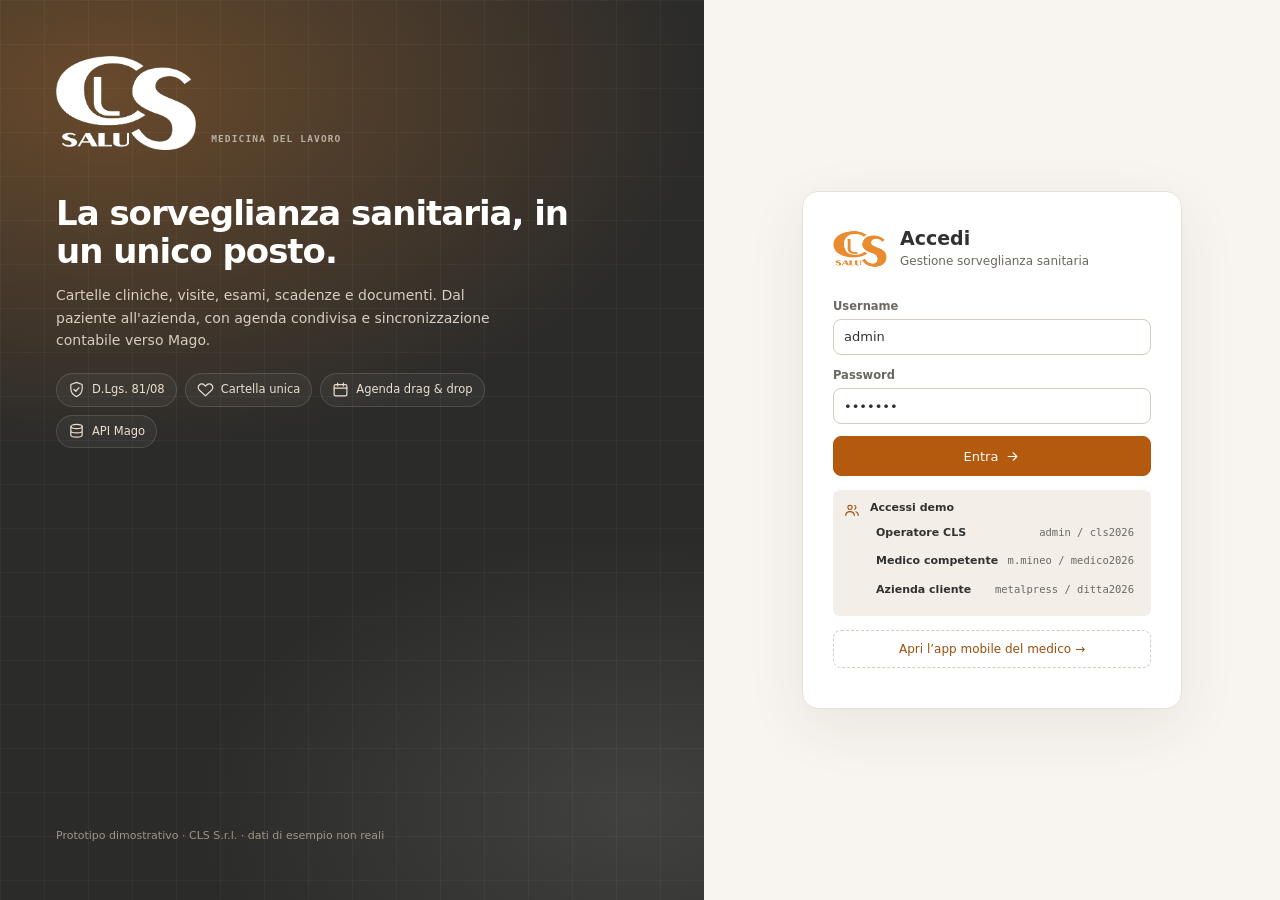
<file: index.html>
﻿<!doctype html>
<html lang="it">
<head>
<meta charset="utf-8">
<meta name="viewport" content="width=device-width, initial-scale=1, viewport-fit=cover">
<title>CLS · Gestione Sorveglianza Sanitaria — Prototipo</title>
<link rel="icon" type="image/png" href="assets/favicon-cls.png">
<link rel="apple-touch-icon" href="assets/icon-192.png">
<link rel="manifest" href="manifest.webmanifest">
<meta name="theme-color" content="#ea8b2f">
<meta name="mobile-web-app-capable" content="yes">
<meta name="apple-mobile-web-app-capable" content="yes">
<meta name="apple-mobile-web-app-status-bar-style" content="black-translucent">
<meta name="apple-mobile-web-app-title" content="CLS Medico">
<link rel="stylesheet" href="assets/stile.css?v=42">
<link rel="stylesheet" href="assets/mobile.css?v=42">
</head>
<body>
<div id="app"></div>
<div id="toasts" class="toasts" aria-live="polite"></div>
<dialog id="dlg" aria-modal="true"></dialog>
<script src="assets/dati.js?v=42"></script>
<script src="assets/componenti.js?v=42"></script>
<script src="assets/viste-core.js?v=42"></script>
<script src="assets/viste-agenda.js?v=42"></script>
<script src="assets/viste-anagrafiche.js?v=42"></script>
<script src="assets/viste-clinica.js?v=42"></script>
<script src="assets/viste-report.js?v=42"></script>
<script src="assets/viste-attivita.js?v=42"></script>
<script src="assets/viste-ruoli.js?v=42"></script>
<script src="assets/viste-proposte.js?v=42"></script>
<script src="assets/viste-pianifica.js?v=42"></script>
<script src="assets/viste-economia.js?v=42"></script>
<script src="assets/mobile.js?v=42"></script>
<script src="assets/app.js?v=42"></script>
</body>
</html>
</file>
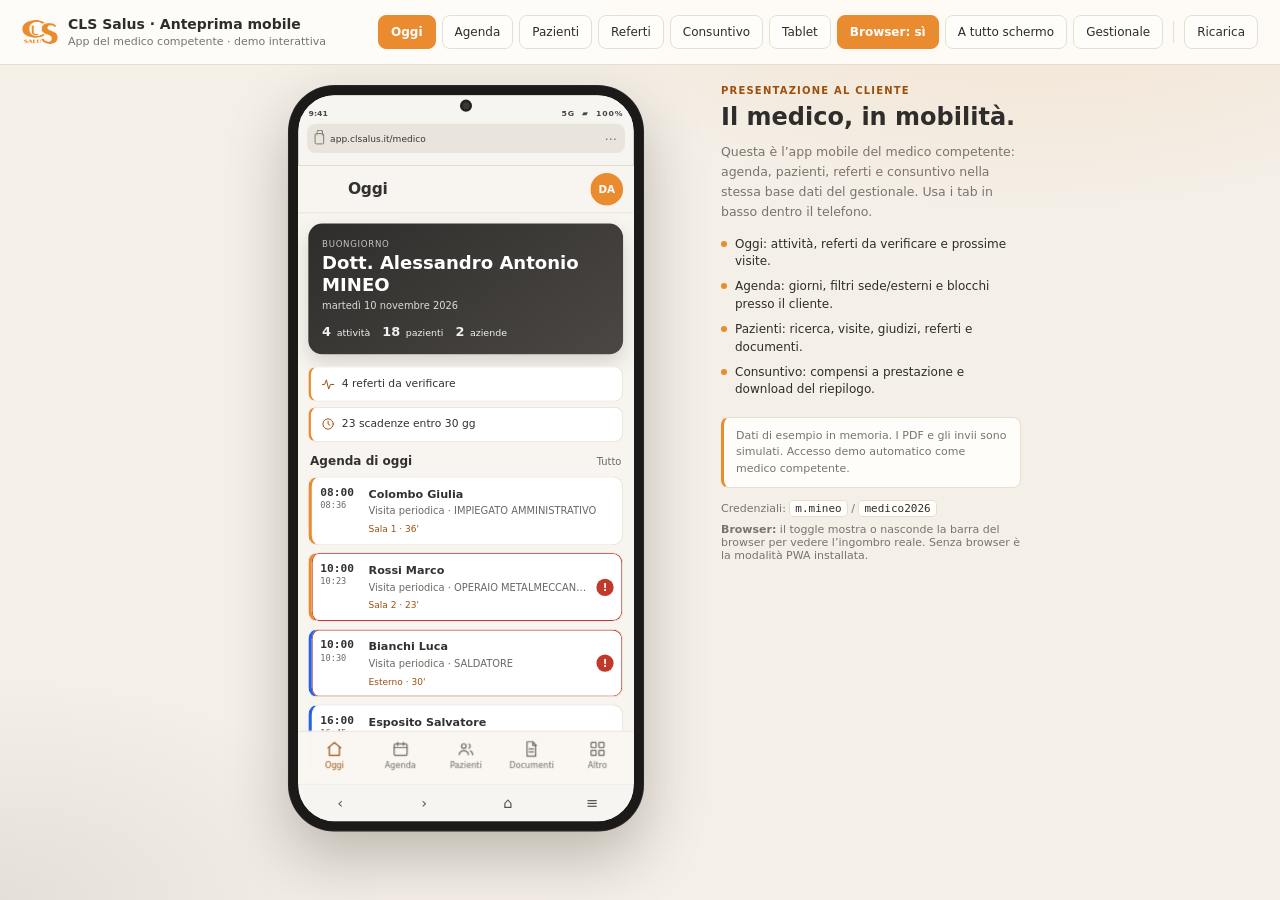
<file: anteprima-mobile.html>
<!doctype html>
<html lang="it">
<head>
<meta charset="utf-8">
<meta name="viewport" content="width=device-width, initial-scale=1">
<title>CLS · Anteprima app mobile del medico</title>
<link rel="icon" type="image/png" href="assets/favicon-cls.png">
<style>
  :root{
    --accent:#ea8b2f; --accent-ink:#9c4f0c; --bg:#f4efe7; --surface:#fffdfa;
    --border:#e7ded2; --fg:#2f2d2b; --muted:#7a746c; --font:system-ui,-apple-system,"Segoe UI",Roboto,sans-serif;
  }
  *{box-sizing:border-box}
  html,body{margin:0;min-height:100%;background:var(--bg);color:var(--fg);font-family:var(--font)}
  body{background:
    radial-gradient(900px 500px at 80% -10%,rgba(234,139,47,.16),transparent 60%),
    radial-gradient(700px 400px at 0% 100%,rgba(87,87,86,.10),transparent 55%),
    var(--bg)}
  .top{display:flex;align-items:center;justify-content:space-between;gap:18px;padding:14px 22px;background:rgba(255,253,250,.9);border-bottom:1px solid var(--border);position:sticky;top:0;z-index:20;backdrop-filter:blur(10px)}
  .brand{display:flex;align-items:center;gap:10px;min-width:0}
  .brand img{height:36px;width:auto;display:block}
  .brand b{display:block;font-size:14px;line-height:1.2}
  .brand span{display:block;font-size:11px;color:var(--muted);margin-top:2px}
  .tools{display:flex;align-items:center;gap:6px;flex-wrap:wrap;justify-content:flex-end}
  .tools button{min-height:34px;padding:0 12px;border:1px solid var(--border);background:var(--surface);color:var(--fg);border-radius:8px;font:inherit;font-size:12px;cursor:pointer}
  .tools button:hover{border-color:var(--accent);color:var(--accent-ink)}
  .tools button.on{background:var(--accent);border-color:var(--accent);color:#fff;font-weight:600}
  .tools .tool-link{display:inline-flex;align-items:center;min-height:34px;padding:0 12px;border:1px solid var(--border);background:var(--surface);color:var(--fg);border-radius:8px;font-size:12px;text-decoration:none}
  .tools .tool-link:hover{border-color:var(--accent);color:var(--accent-ink)}
  .tools .sep{width:1px;height:22px;background:var(--border);margin:0 4px}
  .stage{display:flex;align-items:flex-start;justify-content:center;gap:48px;padding:34px 22px 60px;min-height:calc(100vh - 65px)}
  .device{width:414px;height:868px;flex:none;background:#1c1a19;border-radius:54px;padding:12px;box-shadow:0 30px 70px rgba(45,38,30,.28),inset 0 0 0 1px rgba(255,255,255,.08);position:relative}
  .device:before{content:"";position:absolute;top:20px;left:50%;transform:translateX(-50%);width:8px;height:8px;border-radius:50%;background:#3a3735;box-shadow:0 0 0 3px #242120;z-index:2}
  .screen{width:390px;height:844px;display:flex;flex-direction:column;background:#f4efe7;border-radius:42px;overflow:hidden}
  .screen iframe{flex:1;width:100%;height:auto;min-height:0;display:block;border:0;background:#f4efe7}
  .browser-top{flex:none;height:82px;padding:6px 10px;background:#f7f5f2;border-bottom:1px solid #d8d1c6;display:flex;flex-direction:column;justify-content:center;gap:5px;font-family:var(--font)}
  .b-status{display:flex;justify-content:space-between;align-items:center;font-size:9px;font-weight:700;color:#4a4744;height:13px;padding:0 2px}
  .b-status .right{letter-spacing:1px}
  .b-url{display:flex;align-items:center;gap:7px;height:34px;padding:0 9px;background:#e9e4dc;border-radius:10px;font-size:10.5px;color:#3b3835}
  .b-url .lock{width:11px;height:13px;border:1.5px solid #6f6a63;border-radius:2px;position:relative;flex:none;margin-top:2px}
  .b-url .lock:before{content:"";position:absolute;left:1px;top:-5px;width:6px;height:6px;border:1.5px solid #6f6a63;border-bottom:0;border-radius:5px 5px 0 0}
  .b-url .addr{flex:1;white-space:nowrap;overflow:hidden;text-overflow:ellipsis}
  .b-url .more{font-size:14px;color:#6f6a63;letter-spacing:1px}
  .browser-bottom{flex:none;height:44px;background:#f7f5f2;border-top:1px solid #d8d1c6;display:flex;align-items:center;justify-content:space-around;color:#57524b;font-size:17px;font-family:var(--font)}
  .browser-bottom span{width:34px;text-align:center}
  .screen.no-browser .browser-top,.screen.no-browser .browser-bottom{display:none}
  .device.tablet{width:1052px;height:796px;padding:14px;border-radius:34px}
  .device.tablet:before{top:22px}
  .device.tablet .screen{width:1024px;height:768px;border-radius:22px}
  body.device-tablet .aside{display:none}
  .aside{max-width:300px;padding-top:26px}
  .aside .kicker{font-size:10px;text-transform:uppercase;letter-spacing:.12em;color:var(--accent-ink);font-weight:700}
  .aside h1{font-size:24px;line-height:1.15;margin:8px 0 10px}
  .aside p{font-size:12.5px;line-height:1.6;color:var(--muted);margin:0 0 14px}
  .aside ul{margin:0;padding:0;list-style:none;display:flex;flex-direction:column;gap:8px}
  .aside li{font-size:12px;line-height:1.45;color:var(--fg);display:flex;gap:8px;align-items:flex-start}
  .aside li:before{content:"";width:6px;height:6px;border-radius:50%;background:var(--accent);margin-top:5px;flex:none}
  .aside .note{margin-top:18px;padding:10px 12px;border:1px solid var(--border);border-left:3px solid var(--accent);border-radius:8px;background:var(--surface);font-size:11px;color:var(--muted);line-height:1.5}
  .aside .cred{margin-top:14px;font-size:11px;color:var(--muted)}
  .aside .cred code{font-family:ui-monospace,Consolas,monospace;color:var(--fg);background:var(--surface);border:1px solid var(--border);padding:1px 5px;border-radius:4px}
  .exit-full{display:none;position:fixed;top:14px;right:14px;z-index:80;border:1px solid rgba(255,255,255,.25);background:rgba(30,28,26,.82);color:#fff;border-radius:8px;padding:9px 13px;font:600 12px var(--font);cursor:pointer;backdrop-filter:blur(8px)}
  body.full{background:#e7dfd5}
  body.full .top,body.full .aside{display:none}
  body.full .stage{padding:0;min-height:100dvh;display:flex;align-items:center;justify-content:center}
  body.full .device{width:414px;height:868px;padding:12px;border-radius:54px;transform:scale(var(--full-scale,1));transform-origin:center;margin:0;background:#1c1a19;box-shadow:0 30px 70px rgba(45,38,30,.34)}
  body.full .device.tablet{width:1052px;height:796px;padding:14px;border-radius:34px}
  body.full .browser-top,body.full .browser-bottom{display:none}
  body.full .exit-full{display:block}
  @media (max-height:980px){
    .stage{padding-top:20px}
    .device{transform:scale(.86);transform-origin:top center;margin-bottom:-120px}
    .aside{padding-top:0}
  }
  @media (max-width:1050px){.aside{display:none}}
  @media (max-width:600px){
    .top{padding:10px 12px;flex-direction:column;align-items:flex-start;gap:8px}
    .tools{width:100%;justify-content:flex-start;flex-wrap:nowrap;overflow-x:auto;padding-bottom:2px}
    .tools button{flex:none}
    .stage{padding:12px 0 0;min-height:0}
    .device{width:100%;max-width:430px;height:calc(100dvh - 120px);border-radius:0;padding:0;box-shadow:none;transform:none;margin:0}
    .device:before{display:none}
    .screen{width:100%;height:100%;border-radius:0}
    .screen iframe{width:100%;height:auto;border-radius:0}
    body.full .device{width:100%;height:100dvh;padding:0;border-radius:0;transform:none;background:var(--bg);box-shadow:none}
    body.full .screen{width:100%;height:100%;border-radius:0}
  }
</style>
</head>
<body>
<header class="top">
  <div class="brand">
    <img src="assets/favicon-cls.png" alt="CLS Salus">
    <div><b>CLS Salus · Anteprima mobile</b><span>App del medico competente · demo interattiva</span></div>
  </div>
  <div class="tools">
    <button type="button" class="on" data-goto="#/dashboard">Oggi</button>
    <button type="button" data-goto="#/agenda">Agenda</button>
    <button type="button" data-goto="#/lavoratori">Pazienti</button>
    <button type="button" data-goto="#/esami">Referti</button>
    <button type="button" data-goto="#/consuntivo">Consuntivo</button>
    <button type="button" id="device">Tablet</button>
    <button type="button" id="browser" class="on" aria-pressed="true">Browser: sì</button>
    <button type="button" id="full">A tutto schermo</button>
    <a class="tool-link" href="index.html?demo=medico" target="_blank" rel="noopener">Gestionale</a>
    <span class="sep" aria-hidden="true"></span>
    <button type="button" id="reload">Ricarica</button>
  </div>
</header>
<main class="stage">
  <div class="device">
    <div class="screen" id="screen">
      <div class="browser-top" aria-hidden="true">
        <div class="b-status"><span>9:41</span><span class="right">5G&nbsp; ▰&nbsp; 100%</span></div>
        <div class="b-url"><span class="lock"></span><span class="addr">app.clsalus.it/medico</span><span class="more">⋯</span></div>
      </div>
      <iframe id="phone" src="index.html?demo=medico#/dashboard" title="App mobile CLS per il medico competente"></iframe>
      <div class="browser-bottom" aria-hidden="true"><span>‹</span><span>›</span><span>⌂</span><span>≡</span></div>
    </div>
  </div>
  <aside class="aside">
    <div class="kicker">Presentazione al cliente</div>
    <h1>Il medico, in mobilità.</h1>
    <p>Questa è l’app mobile del medico competente: agenda, pazienti, referti e consuntivo nella stessa base dati del gestionale. Usa i tab in basso dentro il telefono.</p>
    <ul>
      <li>Oggi: attività, referti da verificare e prossime visite.</li>
      <li>Agenda: giorni, filtri sede/esterni e blocchi presso il cliente.</li>
      <li>Pazienti: ricerca, visite, giudizi, referti e documenti.</li>
      <li>Consuntivo: compensi a prestazione e download del riepilogo.</li>
    </ul>
    <div class="note">Dati di esempio in memoria. I PDF e gli invii sono simulati. Accesso demo automatico come medico competente.</div>
    <div class="cred">Credenziali: <code>m.mineo</code> / <code>medico2026</code></div>
    <div class="cred" style="margin-top:8px"><b>Browser:</b> il toggle mostra o nasconde la barra del browser per vedere l’ingombro reale. Senza browser è la modalità PWA installata.</div>
  </aside>
</main>
<button class="exit-full" type="button" id="exit-full">Esci da tutto schermo</button>
<script>
  (function () {
    if (window.matchMedia('(max-width: 600px)').matches && !/[?&]frame=1/.test(location.search)) {
      location.replace('index.html?demo=medico#/dashboard');
      return;
    }
    var phone = document.getElementById('phone');
    var screenEl = document.getElementById('screen');
    var browserBtn = document.getElementById('browser');
    var deviceEl = document.querySelector('.device');
    var deviceBtn = document.getElementById('device');
    var tablet = false;
    var base = 'index.html?demo=medico';
    function setDevice(next) {
      tablet = next === 'tablet';
      deviceEl.classList.toggle('tablet', tablet);
      document.body.classList.toggle('device-tablet', tablet);
      deviceBtn.textContent = tablet ? 'Telefono' : 'Tablet';
      deviceBtn.setAttribute('aria-label', tablet ? 'Passa alla vista telefono' : 'Passa alla vista tablet');
      if (document.body.classList.contains('full')) setFull(true);
    }
    deviceBtn.addEventListener('click', function () { setDevice(tablet ? 'phone' : 'tablet'); });
    function setBrowser(on) {
      screenEl.classList.toggle('no-browser', !on);
      browserBtn.classList.toggle('on', on);
      browserBtn.setAttribute('aria-pressed', on ? 'true' : 'false');
      browserBtn.textContent = on ? 'Browser: sì' : 'Browser: no';
    }
    browserBtn.addEventListener('click', function () { setBrowser(screenEl.classList.contains('no-browser')); });
    var buttons = document.querySelectorAll('[data-goto]');
    function go(btn) {
      buttons.forEach(function (b) { b.classList.toggle('on', b === btn); });
      phone.src = base + btn.dataset.goto;
    }
    buttons.forEach(function (b) { b.addEventListener('click', function () { go(b); }); });
    document.getElementById('reload').addEventListener('click', function () { phone.src = phone.src; });

    function setFull(on) {
      document.body.classList.toggle('full', on);
      if (on) {
        var h = deviceEl.offsetHeight || 868;
        var s = Math.min(1.15, (window.innerHeight - 20) / h);
        document.documentElement.style.setProperty('--full-scale', String(Math.max(0.45, s)));
      }
    }
    document.getElementById('full').addEventListener('click', function () {
      setFull(true);
      var el = document.documentElement;
      if (el.requestFullscreen) el.requestFullscreen().catch(function () { });
    });
    document.getElementById('exit-full').addEventListener('click', function () {
      setFull(false);
      if (document.fullscreenElement && document.exitFullscreen) document.exitFullscreen();
    });
    document.addEventListener('fullscreenchange', function () {
      if (!document.fullscreenElement) setFull(false);
    });
  })();
</script>
</body>
</html>
</file>
<file: assets/stile.css>
/* =========================================================
   CLS · Gestione Sorveglianza Sanitaria — prototipo
   Palette dal sito clsclinica-bergamo.com:
   #EA8B2F arancio · #575756 grigio · #F2B574 arancio chiaro
   Logo: assets/logo-cls-bianco.png (fondo scuro) e favicon-cls.png
   ========================================================= */
:root{
  --bg:#f8f5f0;
  --surface:#ffffff;
  --sunken:#f3eee7;
  --fg:#32312f;
  --muted:#6b6863;
  --faint:#98938b;
  --border:#e7e0d6;
  --border-strong:#d5ccc0;
  --accent:#ea8b2f;
  --accent-ink:#9c4f0c;
  --accent-soft:rgba(234,139,47,.12);
  --on-accent:#ffffff;
  --ok:#2f7d4f;
  --warn:#b45309;
  --danger:#c0392b;
  --info:#2563eb;
  --violet:#6d4ab8;
  --sidebar:#575756;
  --sidebar-2:#3f3f3e;
  --sidebar-fg:#f1ece5;
  --sidebar-muted:#b9b0a4;
  --r:8px;
  --r-lg:12px;
  --font-sans:"Segoe UI",-apple-system,BlinkMacSystemFont,system-ui,Roboto,sans-serif;
  --font-mono:"Cascadia Mono","SF Mono",ui-monospace,Menlo,Consolas,monospace;
  --ease:cubic-bezier(.2,.7,.2,1);
  --sidebar-w:250px;
  --top-h:64px;
}
*{box-sizing:border-box}
html,body{height:100%}
body{margin:0;background:var(--bg);color:var(--fg);font:14px/1.5 var(--font-sans);-webkit-font-smoothing:antialiased}
button,input,select,textarea{font:inherit;color:inherit}
h1,h2,h3,h4{margin:0;line-height:1.2;font-weight:650}
h1{font-size:21px;letter-spacing:-.015em}
h2{font-size:15px}
h3{font-size:13.5px}
p{margin:0}
a{color:var(--accent-ink)}
:focus-visible{outline:2px solid var(--accent);outline-offset:2px}
[hidden]{display:none!important}
.sr{position:absolute;width:1px;height:1px;overflow:hidden;clip:rect(0 0 0 0);white-space:nowrap}
.mono{font-family:var(--font-mono);font-variant-numeric:tabular-nums;letter-spacing:-.02em}
.muted{color:var(--muted)}
.faint{color:var(--faint)}
.small{font-size:12.5px}
.tiny{font-size:11.5px}
.strong{font-weight:600}
.eyebrow{font:600 10.5px/1.4 var(--font-mono);letter-spacing:.09em;text-transform:uppercase;color:var(--muted)}
.row{display:flex;align-items:center;gap:8px}
.row-top{display:flex;align-items:flex-start;gap:10px}
.wrap{flex-wrap:wrap}
.col{display:flex;flex-direction:column;gap:8px}
.grow{flex:1;min-width:0}
.right{margin-left:auto}
.nowrap{white-space:nowrap}
.truncate{overflow:hidden;text-overflow:ellipsis;white-space:nowrap}
.divider{width:1px;height:22px;background:var(--border);flex:none}
.hr{height:1px;background:var(--border);margin:4px 0}
.pad{padding:16px}
.pad-sm{padding:10px 14px}
.mt{margin-top:12px}.mt-sm{margin-top:6px}.mb{margin-bottom:12px}
.empty{padding:34px 20px;text-align:center;color:var(--muted);font-size:13px}
.empty .bi{display:block;font-size:26px;margin-bottom:6px;color:var(--faint)}

/* ---------- icone (SVG inline) ---------- */
.ic{width:17px;height:17px;flex:none;stroke:currentColor;fill:none;stroke-width:1.7;stroke-linecap:round;stroke-linejoin:round}
.ic.lg{width:22px;height:22px}
.ic.xl{width:30px;height:30px}

/* ---------- shell ---------- */
.app{display:grid;grid-template-columns:var(--sidebar-w) minmax(0,1fr);min-height:100vh}
.sidebar{position:sticky;top:0;height:100vh;background:linear-gradient(180deg,var(--sidebar) 0%,var(--sidebar-2) 100%);color:var(--sidebar-fg);display:flex;flex-direction:column;z-index:30}
.brand{display:flex;align-items:center;gap:11px;padding:18px 18px 16px;border-bottom:1px solid rgba(255,255,255,.07)}
.brand-mark{display:grid;place-items:center;width:36px;height:36px;border-radius:9px;background:linear-gradient(145deg,#ea8b2f,#9c4f0c);color:#fff;font:800 12px/1 var(--font-sans);letter-spacing:.02em;box-shadow:0 2px 8px rgba(0,0,0,.25)}
.brand strong{display:block;font-size:15px;letter-spacing:.01em}
.brand small{display:block;font:600 9.5px/1.5 var(--font-mono);letter-spacing:.09em;text-transform:uppercase;color:var(--sidebar-muted)}
.brand-logo{height:46px;width:auto;display:block;flex:none}
.brand-text{min-width:0}
.nav{padding:8px 10px 12px;display:flex;flex-direction:column;gap:1px;flex:1;overflow-y:auto;scrollbar-width:thin}
.nav::-webkit-scrollbar{width:8px}
.nav::-webkit-scrollbar-thumb{background:rgba(255,255,255,.12);border-radius:8px}
.nav-area{display:none;flex-direction:column;gap:1px}
.nav-area.attiva{display:flex}
.nav-group{padding:12px 10px 4px;font:600 9.5px/1 var(--font-mono);letter-spacing:.12em;text-transform:uppercase;color:var(--sidebar-muted)}
.nav a{display:flex;align-items:center;gap:10px;min-height:36px;padding:6px 10px;border-radius:var(--r);color:var(--sidebar-fg);text-decoration:none;font-size:13.5px;font-weight:500;transition:background 140ms,color 140ms}
.nav a .ic{color:var(--sidebar-muted)}
.nav a:hover{background:rgba(255,255,255,.06)}
.nav a[aria-current="page"]{background:rgba(234,139,47,.18);color:#fff;font-weight:600;box-shadow:inset 2px 0 0 #ea8b2f}
.nav a[aria-current="page"] .ic{color:#f2b574}
.nav .count{margin-left:auto;font:700 10.5px/1 var(--font-mono);padding:3px 7px;border-radius:999px;background:rgba(192,57,43,.25);color:#ffb4a8}
.nav .count.neutral{background:rgba(255,255,255,.1);color:var(--sidebar-fg)}
.side-foot{margin:8px 12px 12px;padding:11px 12px;border:1px solid rgba(255,255,255,.09);border-radius:var(--r-lg);background:rgba(255,255,255,.04);font-size:11px;color:var(--sidebar-muted);line-height:1.5}
.side-foot b{display:block;color:var(--sidebar-fg);font-size:11.5px;margin-bottom:2px}
.side-foot a{color:#f2b574}
.side-user-wrap{position:relative;flex:none}
.side-user{display:flex;align-items:center;gap:9px;width:100%;padding:10px 16px 15px;border:0;border-top:1px solid rgba(255,255,255,.07);background:none;color:var(--sidebar-fg);font:inherit;text-align:left;cursor:pointer}
.side-user:hover{background:rgba(255,255,255,.05)}
.side-user > .ic{color:var(--sidebar-muted);width:15px;height:15px;flex:none}
.avatar{width:32px;height:32px;border-radius:50%;display:grid;place-items:center;background:rgba(234,139,47,.25);color:#ffd9a8;font-weight:700;font-size:11.5px;flex:none}
.side-user .u{min-width:0;flex:1}
.side-user .u b{display:block;font-size:12.5px;color:var(--sidebar-fg);white-space:nowrap;overflow:hidden;text-overflow:ellipsis}
.side-user .u small{display:block;font-size:10.5px;color:var(--sidebar-muted)}
.menu-utente{position:absolute;left:12px;right:12px;bottom:calc(100% + 8px);z-index:50;max-height:70vh;overflow:auto;padding:6px;background:var(--surface);color:var(--fg);border:1px solid var(--border);border-radius:var(--r-lg);box-shadow:0 18px 48px rgba(45,38,30,.24)}
.menu-utente-head{padding:10px 11px 9px;margin-bottom:4px;border-bottom:1px solid var(--border)}
.menu-utente-head b{display:block;font-size:13px;color:var(--fg)}
.menu-utente-head span{display:block;font-size:11px;color:var(--muted);overflow:hidden;text-overflow:ellipsis;white-space:nowrap}
.menu-utente-label{padding:7px 11px 4px;font:600 9.5px/1.4 var(--font-mono);letter-spacing:.1em;text-transform:uppercase;color:var(--faint)}
.menu-utente-voce{display:flex;align-items:center;gap:9px;width:100%;min-height:36px;padding:7px 10px;border:0;border-radius:6px;background:none;color:var(--fg);font:inherit;font-size:13px;text-align:left;text-decoration:none;cursor:pointer}
.menu-utente-voce:hover{background:var(--sunken)}
.menu-utente-voce.attiva{background:var(--accent-soft);color:var(--accent-ink);font-weight:600}
.menu-utente-voce .ic{width:16px;height:16px;color:var(--muted);flex:none}
.menu-utente-voce.attiva .ic{color:var(--accent-ink)}
.menu-spunta{display:flex;margin-left:auto}
.menu-spunta .ic{width:15px;height:15px;color:var(--ok)}
.menu-sep{height:1px;margin:5px 6px;background:var(--border)}

.main{min-width:0;display:flex;flex-direction:column;min-height:100vh}
.topbar{position:sticky;top:0;z-index:20;display:flex;align-items:center;gap:16px;padding:12px 26px;min-height:var(--top-h);background:rgba(248,245,240,.9);backdrop-filter:blur(10px);border-bottom:1px solid var(--border);flex-wrap:wrap}
.topbar .page-title{flex:1 1 260px;min-width:0}
.crumb-back{display:inline-flex;align-items:center;gap:4px;max-width:100%;margin:0 0 3px -2px;padding:2px 5px 2px 2px;border-radius:5px;color:var(--muted);font-size:11.5px;text-decoration:none;line-height:1.3}
.crumb-back:hover{color:var(--accent-ink);background:var(--accent-soft)}
.crumb-back .ic{width:13px;height:13px;flex:none}
.crumb-back span{overflow:hidden;text-overflow:ellipsis;white-space:nowrap}
.topbar .page-title h1{display:flex;align-items:center;gap:9px;font-size:19px}
.topbar .page-title p{font-size:12.5px;color:var(--muted);margin-top:2px}
.topbar .tools{display:flex;align-items:center;gap:8px;flex-wrap:wrap}
.topbar .today{display:flex;align-items:center;gap:7px;font-size:12.5px;color:var(--muted);padding:0 6px;white-space:nowrap}
.topbar .today b{color:var(--fg);font-weight:600}
.bell{position:relative}
.bell .badge{position:absolute;top:-5px;right:-5px;min-width:17px;padding:1px 4px;border-radius:999px;background:var(--danger);color:#fff;font:700 9.5px/1.5 var(--font-mono);text-align:center}

/* ---------- viste ---------- */
.view{padding:22px 26px 48px;display:flex;flex-direction:column;gap:16px;flex:1;min-width:0;animation:viewIn 180ms var(--ease) both}
@keyframes viewIn{from{opacity:0;transform:translateY(3px)}}
.view.fit{height:calc(100vh - var(--top-h));min-height:420px;overflow:hidden;padding-bottom:18px}
.view.fit > .grow-card{flex:1;min-height:0;display:flex;flex-direction:column}
.view.fit .grow-card > .table-box,.view.fit .grow-card > .dt-piede{flex:none}
.view.fit .grow-card > .table-box{flex:1 1 0;min-height:120px;overflow:auto}
.view.fit .grow-card > .card-body{flex:none}
.page-head{display:flex;align-items:flex-start;gap:14px;flex-wrap:wrap}
.page-head .grow{min-width:0}
.page-head h1{display:flex;align-items:center;gap:9px}
.page-head p{font-size:12.5px;color:var(--muted);margin-top:3px}
.page-actions{display:flex;align-items:center;gap:8px;flex-wrap:wrap;margin-left:auto}
.section-title{display:flex;align-items:center;gap:8px}
.section-title h2{font-size:14.5px}
.section-title .count{font:700 10.5px/1.4 var(--font-mono);padding:2px 7px;border-radius:999px;background:var(--sunken);color:var(--muted)}

/* ---------- controlli ---------- */
.btn{display:inline-flex;align-items:center;justify-content:center;gap:7px;min-height:36px;padding:7px 13px;border:1px solid var(--border-strong);border-radius:var(--r);background:var(--surface);color:var(--fg);cursor:pointer;font-size:13px;font-weight:500;white-space:nowrap;text-decoration:none;transition:background 140ms,border-color 140ms,color 140ms}
.btn:hover{background:var(--sunken);border-color:var(--border-strong)}
.btn .ic{width:15px;height:15px}
.btn-primary{background:#b35a0e;border-color:#b35a0e;color:var(--on-accent)}
.btn-primary:hover{background:#9c4f0c;border-color:#9c4f0c}
.btn-danger{background:var(--danger);border-color:var(--danger);color:#fff}
.btn-danger:hover{background:#a93226;border-color:#a93226}
.btn-outline-danger{color:var(--danger);border-color:#e7b6b0;background:#fff}
.btn-outline-danger:hover{background:#fbeeec}
.btn-ghost{border-color:transparent;background:none;color:var(--muted)}
.btn-ghost:hover{background:var(--sunken);color:var(--fg)}
.btn-sm{min-height:29px;padding:4px 9px;font-size:12px}
.btn-sm .ic{width:13px;height:13px}
.btn-xs{min-height:24px;padding:2px 7px;font-size:11.5px;border-radius:6px}
.btn-xs .ic{width:12px;height:12px}
.icon-btn{display:inline-grid;place-items:center;width:36px;height:36px;padding:0;border:1px solid var(--border);border-radius:var(--r);background:var(--surface);color:var(--muted);cursor:pointer}
.icon-btn:hover{background:var(--sunken);color:var(--fg)}
.icon-btn.sm{width:29px;height:29px}
.icon-btn .ic{width:15px;height:15px}
input,select,textarea{width:100%;min-height:36px;padding:7px 10px;border:1px solid var(--border-strong);border-radius:var(--r);background:var(--surface);font-size:13px;transition:border-color 140ms,box-shadow 140ms}
input:hover,select:hover,textarea:hover{border-color:#c4baad}
input:focus,select:focus,textarea:focus{outline:none;border-color:var(--accent);box-shadow:0 0 0 3px var(--accent-soft)}
textarea{min-height:66px;resize:vertical}
input[type="checkbox"],input[type="radio"]{width:15px;height:15px;min-height:0;accent-color:var(--sidebar);cursor:pointer}
input[type="search"]{padding-left:10px}
label.fl{display:block;font-size:11.5px;font-weight:600;color:var(--muted);margin-bottom:4px}
label.fl .req{color:var(--danger)}
.fgrid{display:grid;grid-template-columns:repeat(2,minmax(0,1fr));gap:12px}
.fgrid-3{display:grid;grid-template-columns:repeat(3,minmax(0,1fr));gap:12px}
.fgrid .full{grid-column:1/-1}
.fgrid-3 .full{grid-column:1/-1}
.form-help{font-size:11.5px;color:var(--muted);margin-top:3px}
.check{display:flex;align-items:flex-start;gap:8px;font-size:13px;line-height:1.4;cursor:pointer}
.check input{margin-top:2px}
.radio-row{display:flex;gap:16px;flex-wrap:wrap;font-size:13px}
.radio-row label{display:flex;align-items:center;gap:6px;cursor:pointer}
.seg{display:inline-flex;padding:3px;gap:2px;border:1px solid var(--border);border-radius:999px;background:var(--surface);flex-wrap:wrap}
.seg button{border:0;background:none;padding:5px 11px;min-height:27px;border-radius:999px;cursor:pointer;font-size:12px;font-weight:500;color:var(--muted);white-space:nowrap}
.seg button:hover{color:var(--fg)}
.seg button[aria-pressed="true"]{background:var(--fg);color:var(--surface)}
.seg .n{font-family:var(--font-mono);font-size:10.5px;opacity:.65;margin-left:3px}
.seg-sm button{padding:4px 9px;min-height:25px;font-size:11.5px}
.switch{position:relative;display:inline-flex;align-items:center;gap:7px;font-size:12.5px;cursor:pointer}

/* ---------- card e KPI ---------- */
.card{background:var(--surface);border:1px solid var(--border);border-radius:var(--r-lg);min-width:0;box-shadow:0 1px 2px rgba(70,55,40,.04)}
.card-head{display:flex;align-items:center;gap:10px;flex-wrap:wrap;padding:12px 16px;border-bottom:1px solid var(--border);min-height:52px}
.card-head h2{font-size:14px}
.card-head .sub{font-size:12px;color:var(--muted)}
.card-body{padding:16px}
.card-body.tight{padding:12px 16px}
.card-foot{padding:10px 16px;border-top:1px solid var(--border);font-size:12px;color:var(--muted)}
.grid-2{display:grid;grid-template-columns:repeat(2,minmax(0,1fr));gap:16px}
.grid-3{display:grid;grid-template-columns:repeat(3,minmax(0,1fr));gap:16px}
.grid-side{display:grid;grid-template-columns:minmax(0,1fr) 340px;gap:16px;align-items:start}
.kpis{display:grid;grid-template-columns:repeat(auto-fit,minmax(165px,1fr));gap:12px}
.kpi{background:var(--surface);border:1px solid var(--border);border-radius:var(--r-lg);padding:13px 15px;display:flex;flex-direction:column;gap:3px;text-decoration:none;color:var(--fg);position:relative;transition:border-color 140ms,background 140ms,transform 140ms}
a.kpi:hover{border-color:var(--accent);background:#fbfaf7;transform:translateY(-1px)}
.kpi .n{font:600 25px/1.1 var(--font-mono);letter-spacing:-.045em;display:flex;align-items:baseline;gap:6px}
.kpi .n small{font:500 11px/1 var(--font-sans);color:var(--muted);letter-spacing:0}
.kpi .l{font-size:11.5px;color:var(--muted);display:flex;align-items:center;gap:5px}
.kpi .trend{font:600 10.5px/1 var(--font-mono);margin-left:auto;padding:2px 5px;border-radius:4px;background:var(--sunken);color:var(--muted)}
.kpi .trend.up{background:rgba(23,132,91,.1);color:var(--ok)}
.kpi .trend.down{background:rgba(192,57,43,.09);color:var(--danger)}
.kpi.alert{border-left:3px solid var(--warn)}
.kpi.danger{border-left:3px solid var(--danger)}
.kpi.ok{border-left:3px solid var(--ok)}
.kpi.info{border-left:3px solid var(--info)}

/* ---------- chip / stato ---------- */
.chip{display:inline-flex;align-items:center;gap:4px;padding:2px 8px;border-radius:999px;font-size:10.5px;font-weight:650;letter-spacing:.01em;white-space:nowrap;background:var(--sunken);color:var(--muted)}
.chip .dot{width:6px;height:6px}
.chip.ok{background:rgba(23,132,91,.11);color:var(--ok)}
.chip.warn{background:rgba(180,83,9,.11);color:var(--warn)}
.chip.err{background:rgba(192,57,43,.1);color:var(--danger)}
.chip.info{background:rgba(37,99,235,.09);color:var(--info)}
.chip.violet{background:rgba(109,74,184,.1);color:var(--violet)}
.chip.plain{background:var(--surface);border:1px solid var(--border)}
.chip.lg{font-size:11.5px;padding:3px 9px}
.dot{width:7px;height:7px;border-radius:50%;flex:none;background:var(--faint)}
.dot.ok{background:var(--ok)}.dot.warn{background:var(--warn)}.dot.err{background:var(--danger)}.dot.info{background:var(--info)}
.tag{display:inline-flex;align-items:center;gap:5px;font-size:11.5px;font-weight:600;padding:2px 7px;border-radius:5px;background:var(--sunken)}
.tag i{width:7px;height:7px;border-radius:2px;background:var(--c,var(--accent))}
.avatar-sm{width:26px;height:26px;border-radius:50%;display:inline-grid;place-items:center;background:var(--accent-soft);color:var(--accent-ink);font-size:10px;font-weight:700;flex:none}
.avatar-md{width:38px;height:38px;border-radius:50%;display:grid;place-items:center;background:var(--accent-soft);color:var(--accent-ink);font-weight:700;font-size:13px;flex:none}

/* ---------- tabelle e datatable ---------- */
.table-box{min-width:0}
table{width:100%;border-collapse:collapse;font-size:13px}
th{text-align:left;font-size:11px;font-weight:650;letter-spacing:.03em;text-transform:uppercase;color:var(--muted);padding:9px 12px;border-bottom:1px solid var(--border);background:var(--sunken);white-space:nowrap;position:sticky;top:0;z-index:2}
td{padding:9px 12px;border-bottom:1px solid var(--border);vertical-align:middle}
tbody tr:last-child td{border-bottom:0}
tbody tr.click{cursor:pointer;transition:background 120ms}
tbody tr.click:hover,tbody tr.click:focus-visible{background:rgba(234,139,47,.045)}
tbody tr.attenuata td{color:var(--muted);background:#faf8f4}
.num{text-align:right;font-family:var(--font-mono);font-variant-numeric:tabular-nums;white-space:nowrap}
th.num{text-align:right}
table.dt tfoot td{font-weight:650;border-top:1px solid var(--border-strong);background:var(--sunken);border-bottom:0;position:sticky;bottom:0;z-index:2}
.dt-sort{display:inline-flex;align-items:center;gap:4px;border:0;background:none;padding:0;font:inherit;color:inherit;cursor:pointer;white-space:nowrap;text-transform:inherit;letter-spacing:inherit}
.dt-sort:hover{color:var(--fg)}
th[aria-sort="ascending"] .dt-sort,th[aria-sort="descending"] .dt-sort{color:var(--accent-ink)}
.dt-ico{font-size:8px;opacity:.45}
th[aria-sort] .dt-ico{opacity:1}
th.num .dt-sort{flex-direction:row-reverse}
.dt-piede{display:flex;align-items:center;gap:10px;padding:8px 14px;border-top:1px solid var(--border);font-size:11.5px;color:var(--muted);flex-wrap:wrap}
.dt-pag{margin-left:auto;display:flex;gap:2px;flex-wrap:wrap}
.dt-pag button{min-width:27px;height:27px;border:1px solid transparent;border-radius:6px;background:none;cursor:pointer;font-size:12px;color:var(--fg);font-family:var(--font-mono)}
.dt-pag button:hover:not(:disabled){background:var(--sunken)}
.dt-pag button.on{border-color:var(--accent);color:var(--accent-ink);font-weight:700;background:var(--accent-soft)}
.dt-pag button:disabled{opacity:.3;cursor:default}
.filtri{display:flex;flex-wrap:wrap;gap:8px;align-items:center;padding:10px 14px;border-bottom:1px solid var(--border);background:var(--surface)}
.filtri input[type="search"]{max-width:300px;min-height:31px;font-size:12.5px}
.filtri .seg{border-color:var(--border)}
.filtri .grow{min-width:140px;max-width:320px}
.card .filtri:first-child{border-radius:var(--r-lg) var(--r-lg) 0 0}
.dt-compatta th,.dt-compatta td{padding-left:8px;padding-right:8px}
.dt-compatta{font-size:12.5px}
.dt-compatta th{font-size:10.5px}
.table-mini td,.table-mini th{padding:6px 8px;font-size:12px}
.table-mini th{font-size:10px}
.lista-pulita{list-style:none;margin:0;padding:0;display:flex;flex-direction:column}
.lista-pulita li{display:flex;gap:10px;align-items:center;padding:9px 16px;border-bottom:1px solid var(--border);font-size:13px}
.lista-pulita li:last-child{border-bottom:0}
.lista-pulita li:hover{background:rgba(234,139,47,.035)}

/* ---------- tab ---------- */
.tabbar{display:flex;gap:1px;border-bottom:1px solid var(--border);overflow-x:auto;padding:0 12px;scrollbar-width:thin}
.tabbar button{border:0;background:none;padding:11px 10px 9px;cursor:pointer;color:var(--muted);font-size:12.5px;font-weight:500;border-bottom:2px solid transparent;white-space:nowrap;display:flex;align-items:center;gap:6px}
.tabbar button:hover{color:var(--fg)}
.tabbar button[aria-selected="true"]{color:var(--accent-ink);border-bottom-color:var(--accent);font-weight:650}
.tabbar .n{font:700 10px/1.4 var(--font-mono);padding:1px 5px;border-radius:999px;background:var(--sunken);color:var(--muted)}

/* ---------- dettagli / kv ---------- */
.kv{display:grid;grid-template-columns:repeat(2,minmax(0,1fr));gap:10px 22px;margin:0}
.kv div{min-width:0}
.kv dt{font-size:10px;letter-spacing:.07em;text-transform:uppercase;color:var(--faint);font-weight:650;margin-bottom:2px}
.kv dd{margin:0;font-size:13px;overflow-wrap:anywhere}
.kv-3{grid-template-columns:repeat(3,minmax(0,1fr))}
.kv-1{grid-template-columns:1fr}
.detail-head{display:flex;align-items:flex-start;gap:16px;flex-wrap:wrap}
.detail-head .id{min-width:0;flex:1}
.detail-head h1{font-size:23px;margin-bottom:3px}
.detail-head .sub{font-size:12.5px;color:var(--muted);display:flex;gap:8px;flex-wrap:wrap;align-items:center}
.detail-head .actions{display:flex;gap:7px;flex-wrap:wrap}
.info-grid{display:grid;grid-template-columns:repeat(auto-fit,minmax(230px,1fr));gap:0;border-top:1px solid var(--border)}
.info-block{padding:13px 16px;border-right:1px solid var(--border);border-bottom:1px solid var(--border)}
.info-block:nth-child(3n){border-right:0}
.info-block .k{font-size:10px;letter-spacing:.07em;text-transform:uppercase;color:var(--faint);font-weight:650;margin-bottom:4px}
.info-block .v{font-size:13px}
.info-block .v .small{color:var(--muted)}
.note{border-left:3px solid var(--border-strong);padding:8px 12px;background:#fbfaf7;border-radius:0 6px 6px 0;font-size:12.5px;color:var(--muted)}
.note.warn{border-left-color:var(--warn);background:#fffbf4}
.note.info{border-left-color:var(--info);background:#f5f8ff}
.note.ok{border-left-color:var(--ok);background:#f4fbf7}
.note strong{color:var(--fg)}

/* ---------- agenda ---------- */
.agenda-wrap{display:grid;grid-template-columns:minmax(0,1fr) 260px;gap:16px;flex:1;min-height:0}
.agenda-main{display:flex;flex-direction:column;min-height:0;overflow:hidden}
.agenda-scroll{flex:1;min-height:0;overflow:auto}
.agenda{display:grid;grid-template-columns:52px repeat(7,minmax(132px,1fr));min-width:900px}
.ag-head{position:sticky;top:0;z-index:6;background:var(--sunken);border-bottom:1px solid var(--border-strong);padding:8px 9px;font-size:11.5px;font-weight:600;white-space:nowrap;display:flex;flex-direction:column;gap:1px}
.ag-head .d{font-size:10px;font-weight:500;color:var(--muted);text-transform:uppercase;letter-spacing:.05em}
.ag-head.today{background:rgba(234,139,47,.1);color:var(--accent-ink)}
.ag-head.today .d{color:var(--accent-ink)}
.ag-corner{position:sticky;left:0;top:0;z-index:7;background:var(--sunken);border-right:1px solid var(--border);border-bottom:1px solid var(--border-strong)}
.ag-time{position:sticky;left:0;z-index:3;background:var(--surface);border-right:1px solid var(--border);border-bottom:1px solid var(--border);padding:6px 7px;font:600 10.5px/1.4 var(--font-mono);color:var(--muted);text-align:right}
.ag-cell{min-height:58px;padding:2px;border-right:1px solid var(--border);border-bottom:1px solid var(--border);display:flex;flex-direction:column;gap:2px;transition:background 120ms}
.ag-cell.weekend{background:#faf8f4}
.ag-cell.over{background:var(--accent-soft);box-shadow:inset 0 0 0 1.5px var(--accent);border-radius:4px}
.evt{display:flex;flex-direction:column;gap:1px;width:100%;text-align:left;padding:3px 6px;border:0;border-left:3px solid var(--accent);border-radius:4px;background:rgba(234,139,47,.08);cursor:grab;font-size:10.5px;line-height:1.3;color:var(--fg);overflow:hidden}
.evt:hover{background:rgba(234,139,47,.14)}
.evt b{font-weight:650;white-space:nowrap;overflow:hidden;text-overflow:ellipsis}
.evt span{font-size:10px;color:var(--muted);white-space:nowrap;overflow:hidden;text-overflow:ellipsis}
.evt.esame{border-left-color:var(--info);background:rgba(37,99,235,.07)}
.evt.sopralluogo{border-left-color:var(--violet);background:rgba(109,74,184,.07)}
.evt.conflict{border-left-color:var(--danger);background:rgba(192,57,43,.09);box-shadow:inset 0 0 0 1px rgba(192,57,43,.35)}
.evt.dragging{opacity:.35}
.evt .warn-i{color:var(--danger);font-weight:700}
.agenda-legend{display:flex;gap:14px;flex-wrap:wrap;padding:8px 14px;border-top:1px solid var(--border);font-size:12px;color:var(--muted)}
.agenda-legend i{width:8px;height:8px;border-radius:2px;display:inline-block;margin-right:4px}
.agenda-side{display:flex;flex-direction:column;gap:12px;min-height:0;overflow:auto}
.side-card{background:var(--surface);border:1px solid var(--border);border-radius:var(--r-lg);overflow:hidden}
.side-card .card-head{padding:10px 13px;min-height:44px}
.unsched{display:flex;flex-direction:column;padding:8px}
.pending{border:1px dashed var(--border-strong);border-radius:7px;padding:7px 9px;margin-bottom:6px;background:#fdfbf8;cursor:grab;font-size:11.5px}
.pending:hover{border-color:var(--accent);background:var(--accent-soft)}
.pending b{display:block;font-size:12px}
.pending span{color:var(--muted);font-size:10.5px}
.mini-list{display:flex;flex-direction:column}
.mini-list .it{display:flex;gap:9px;align-items:flex-start;padding:9px 13px;border-bottom:1px solid var(--border);font-size:12px}
.mini-list .it:last-child{border-bottom:0}
.mini-list .it .date{font:600 11px/1.5 var(--font-mono);color:var(--accent-ink);min-width:38px}
.mini-list .it .t{min-width:0;flex:1}
.mini-list .it .t b{display:block;font-size:12px;font-weight:600}
.mini-list .it .t small{display:block;color:var(--muted);font-size:10.5px;white-space:nowrap;overflow:hidden;text-overflow:ellipsis}

/* ---------- wizard visita ---------- */
.wizard-top{display:flex;align-items:flex-start;gap:16px;flex-wrap:wrap}
.wizard-steps{display:flex;gap:4px;flex-wrap:wrap;padding:10px 14px;border-bottom:1px solid var(--border);background:var(--surface)}
.wstep-nav{display:flex;align-items:center;gap:5px;padding:5px 9px;border:0;background:none;border-radius:999px;font-size:11.5px;color:var(--muted);cursor:pointer;white-space:nowrap}
.wstep-nav .n{display:grid;place-items:center;width:19px;height:19px;border-radius:50%;background:var(--sunken);font:700 10px/1 var(--font-mono);flex:none}
.wstep-nav[aria-current="true"]{background:var(--accent-soft);color:var(--accent-ink);font-weight:650}
.wstep-nav[aria-current="true"] .n{background:var(--accent);color:#fff}
.wstep-nav.done{color:var(--ok)}
.wstep-nav.done .n{background:rgba(23,132,91,.14);color:var(--ok)}
.wizard-body{padding:18px;display:flex;flex-direction:column;gap:18px}
.wstep{display:flex;flex-direction:column;gap:16px}
.wstep > .ws-title{display:flex;align-items:center;gap:8px;font-size:15px;font-weight:650;padding-bottom:7px;border-bottom:1px solid var(--border)}
.wstep > .ws-title .muted{font-size:12px;font-weight:400}
.wfieldset{border:1px solid var(--border);border-radius:var(--r-lg);padding:14px;display:flex;flex-direction:column;gap:12px;min-width:0}
.wfieldset > legend{font-size:11.5px;font-weight:650;letter-spacing:.04em;text-transform:uppercase;color:var(--accent-ink);padding:0 6px}
.wfieldset .invariata{display:flex;align-items:center;gap:8px;font-size:12px;color:var(--muted);padding:5px 8px;background:var(--sunken);border-radius:6px;margin-bottom:2px}
.wfieldset .invariata input{width:14px;height:14px}
.prefill-banner{display:flex;gap:10px;align-items:flex-start;padding:11px 14px;border:1px solid #f0d59a;background:#fffaf0;border-radius:var(--r);font-size:12.5px}
.prefill-banner .ic{color:var(--warn);margin-top:1px}
.prefill-banner b{color:#7a4a06}
.prefill-note{background:#fffdf7}
.piano td,.piano th{padding:4px 7px;font-size:12px}
.piano th{position:static;text-transform:none;letter-spacing:0;font-size:10.5px}
.piano tr.vuota{display:none}
.esami-riga{display:grid;grid-template-columns:26px 105px minmax(160px,1fr) minmax(150px,1fr) minmax(140px,1.2fr) 30px;gap:6px;align-items:start;padding:7px 0;border-bottom:1px solid var(--border)}
.esami-riga input,.esami-riga select,.esami-riga textarea{min-height:31px;font-size:12px;padding:4px 7px}
.esami-riga textarea{min-height:31px;height:31px;resize:vertical}
.esami-head{font-size:10px;font-weight:650;text-transform:uppercase;letter-spacing:.03em;color:var(--muted);padding-bottom:4px;border-bottom:1px solid var(--border)}
.esami-head span{padding:0 1px}
.wizard-foot{display:flex;align-items:center;gap:8px;padding:12px 16px;border-top:1px solid var(--border);background:var(--surface);flex-wrap:wrap}
.wizard-foot .progress{font-size:11.5px;color:var(--muted)}
.wizard-foot .progress b{color:var(--fg)}
.textarea-default{position:relative}
.textarea-default .def{position:absolute;top:4px;right:6px;border:0;background:rgba(255,255,255,.85);font-size:10px;color:var(--accent-ink);cursor:pointer;padding:1px 4px;border-radius:4px;text-decoration:underline}
.textarea-default textarea{min-height:42px;padding-right:44px}
.bmi{font-size:11px;color:var(--muted)}
.bmi b{font-family:var(--font-mono);color:var(--fg)}

/* ---------- righe esame obiettivo ---------- */
.eo-grid{display:grid;grid-template-columns:repeat(2,minmax(0,1fr));gap:10px}
.eo-grid .full{grid-column:1/-1}

/* ---------- documenti / sync ---------- */
.doc-grid{display:grid;grid-template-columns:repeat(auto-fit,minmax(220px,1fr));gap:12px}
.device{display:flex;flex-direction:column;gap:8px;padding:13px 15px;border:1px solid var(--border);border-radius:var(--r-lg);background:var(--surface)}
.device .head{display:flex;align-items:center;gap:8px}
.device .head b{font-size:13px}
.device .meta{font-size:11.5px;color:var(--muted)}
.device .acts{display:flex;gap:6px;margin-top:2px;flex-wrap:wrap}
.sync-grid{display:grid;grid-template-columns:repeat(auto-fit,minmax(185px,1fr));gap:12px}
.sync-card{border:1px solid var(--border);border-radius:var(--r-lg);padding:12px 14px;background:var(--surface)}
.sync-card .head{display:flex;align-items:center;justify-content:space-between;gap:6px;font-size:12px}
.sync-card .n{font:600 21px/1.2 var(--font-mono);margin-top:5px}
.sync-card .sub{font-size:11px;color:var(--muted)}
.progress{height:7px;border-radius:99px;background:var(--sunken);overflow:hidden}
.progress b{display:block;height:100%;background:var(--accent);border-radius:99px;transition:width 300ms var(--ease)}
.log{font:11.5px/1.65 var(--font-mono);background:#2b2b2a;color:#d8d0c5;padding:13px 15px;border-radius:var(--r-lg);overflow:auto;max-height:240px}
.log .ok{color:#f2b574}.log .err{color:#ff9b8e}.log .warn{color:#f5c26b}.log .dim{color:#8a8379}
.storico{display:flex;flex-direction:column;gap:0}
.storico .r{display:grid;grid-template-columns:110px minmax(0,1fr) auto;gap:10px;padding:9px 0;border-bottom:1px solid var(--border);font-size:12.5px;align-items:center}
.storico .r:last-child{border-bottom:0}
.storico .r .d{font-family:var(--font-mono);font-size:11px;color:var(--muted)}
.storico .r.old{opacity:.75}
.storico .r.old .nome{text-decoration:line-through}

/* ---------- KPI / chart ---------- */
.bars{display:flex;flex-direction:column;gap:9px}
.bar-row{display:grid;grid-template-columns:150px minmax(0,1fr) 38px;gap:10px;align-items:center;font-size:12px}
.bar-row .track{height:8px;border-radius:99px;background:var(--sunken);overflow:hidden}
.bar-row .track b{display:block;height:100%;border-radius:99px;background:var(--accent)}
.bar-row:nth-child(2) .track b{background:var(--info)}
.bar-row:nth-child(3) .track b{background:var(--violet)}
.bar-row:nth-child(4) .track b{background:var(--warn)}
.bar-row .v{text-align:right;font-family:var(--font-mono);font-weight:600;font-size:11.5px}
.donut{width:104px;height:104px;border-radius:50%;display:grid;place-items:center;flex:none;position:relative;background:conic-gradient(var(--accent) calc(var(--p) * 1%), var(--sunken) 0)}
.donut::after{content:"";position:absolute;inset:11px;border-radius:50%;background:var(--surface)}
.donut b{position:relative;z-index:1;font:700 20px/1 var(--font-mono)}

/* ---------- agenda giornaliera per medico ---------- */
.day-strip{display:grid;grid-template-columns:repeat(7,minmax(0,1fr));gap:4px;padding:8px 12px;border-bottom:1px solid var(--border);background:var(--surface);flex:none}
.day-chip{display:grid;grid-template-columns:1fr auto;grid-template-rows:auto auto;gap:0 4px;padding:5px 8px;border:1px solid var(--border);border-radius:7px;background:var(--surface);color:var(--fg);text-align:left;font:inherit;cursor:pointer;min-width:0}
.day-chip:hover{border-color:var(--accent)}
.day-chip .d{font:600 10px/1.3 var(--font-mono);letter-spacing:.06em;color:var(--muted)}
.day-chip b{font:600 17px/1.1 var(--font-mono);grid-row:2;grid-column:1}
.day-chip .n{grid-column:2;grid-row:1 / span 2;align-self:center;font:600 11px/1.4 var(--font-mono);color:var(--muted);padding:2px 5px;border-radius:999px;background:var(--sunken)}
.day-chip.sel{border-color:var(--accent);background:var(--accent-soft);color:var(--accent-ink)}
.day-chip.today .d{color:var(--accent-ink)}
.agenda-doc{display:grid;min-width:936px;background:var(--surface)}
.agd-corner{position:sticky;left:0;top:0;z-index:8;background:var(--sunken);border-right:1px solid var(--border);border-bottom:1px solid var(--border-strong);display:flex;align-items:center;justify-content:center;font:600 11px var(--font-mono);color:var(--muted)}
.agd-doc-head{position:sticky;top:0;z-index:6;background:var(--sunken);border-right:1px solid var(--border);border-bottom:1px solid var(--border-strong);padding:8px 9px;overflow:hidden}
.agd-doc-head .row{gap:6px}
.agd-doc-head b{font-size:13.5px;white-space:nowrap;overflow:hidden;text-overflow:ellipsis}
.agd-doc-head .tiny{font-size:10.5px;white-space:nowrap;overflow:hidden;text-overflow:ellipsis}
.agd-time{position:sticky;left:0;z-index:4;background:var(--surface);border-right:1px solid var(--border);border-bottom:1px solid var(--border);padding:4px 8px;font:600 12px/1.4 var(--font-mono);color:var(--muted);text-align:right}
.agd-cell{border-right:1px solid var(--border);border-bottom:1px solid var(--border);min-height:58px;position:relative;z-index:0}
.agd-cell:hover{background:rgba(234,139,47,.035)}
.agd-cell.over{background:var(--accent-soft);box-shadow:inset 0 0 0 1.5px var(--accent)}
.agd-conflict-group{position:relative;z-index:3;margin:3px;padding:2px 4px;border:1px solid var(--danger);border-radius:5px;background:rgba(192,57,43,.09);overflow:hidden}
.agd-conflict-group .h{font:700 9px/1.4 var(--font-sans);color:var(--danger);display:flex;align-items:center;gap:3px;white-space:nowrap;overflow:hidden}
.agd-conflict-group .h .ic{width:11px;height:11px}
.agd-conflict-group .r{display:flex;gap:3px;font-size:9px;line-height:1.4;white-space:nowrap;overflow:hidden;cursor:pointer;border-radius:2px;padding:0 1px}
.agd-conflict-group .r:hover{background:rgba(255,255,255,.65)}
.agd-conflict-group .r b{font-family:var(--font-mono);font-size:8.5px;color:var(--fg)}
.agd-evt{position:relative;z-index:2;margin:3px;padding:5px 7px;border:0;border-left:3px solid var(--accent);border-radius:5px;background:rgba(234,139,47,.11);color:var(--fg);text-align:left;font:inherit;font-size:13px;line-height:1.3;overflow:hidden;cursor:grab;display:flex;flex-direction:column;gap:1px;min-height:46px}
.agd-evt:hover{box-shadow:0 2px 6px rgba(45,38,30,.12)}
.agd-evt b{font-size:13px;white-space:nowrap;overflow:hidden;text-overflow:ellipsis}
.agd-evt span,.agd-evt i{font-size:11.5px;color:var(--muted);white-space:nowrap;overflow:hidden;text-overflow:ellipsis;font-style:normal}
.agd-evt.esterna{border-left-color:var(--info);background:rgba(37,99,235,.09)}
.agd-evt.esame{border-left-color:var(--info);background:rgba(37,99,235,.07)}
.agd-evt.sopralluogo{border-left-color:var(--violet);background:rgba(109,74,184,.08)}
.agd-evt.conflict{box-shadow:inset 0 0 0 1px var(--danger);border-left-color:var(--danger)}
.agd-block{position:relative;z-index:1;margin:2px 3px;padding:2px 5px;border:1px solid rgba(37,99,235,.35);border-radius:6px;background:rgba(37,99,235,.07);overflow:hidden;min-height:40px}
.agd-block.conflict{border-color:var(--danger);box-shadow:inset 0 0 0 1px var(--danger)}
.agd-block.over{background:rgba(37,99,235,.15);box-shadow:inset 0 0 0 1.5px var(--info)}
.agd-block-head{display:flex;flex-direction:column;gap:1px;padding:2px 1px 3px;border-bottom:1px solid rgba(37,99,235,.2);cursor:pointer}
.agd-block-head b{font-size:12px;white-space:nowrap;overflow:hidden;text-overflow:ellipsis}
.agd-block-head span{font-size:10.5px;color:var(--muted);white-space:nowrap;overflow:hidden;text-overflow:ellipsis}
.agd-block-evt{display:flex;align-items:center;gap:4px;padding:3px;font-size:11px;border-radius:3px;cursor:grab;white-space:nowrap;overflow:hidden}
.agd-block-evt:hover{background:rgba(255,255,255,.7)}
.agd-block-evt b{font-family:var(--font-mono);font-weight:600;font-size:10px;color:var(--accent-ink)}
.agd-block-evt span{overflow:hidden;text-overflow:ellipsis}
.agd-block-evt i{font-style:normal;margin-left:auto;font-size:10px;color:var(--muted)}
.agd-block-empty{font-size:10px;color:var(--faint);padding:6px 2px;text-align:center}
.agenda-tools{display:flex;align-items:center;gap:8px;flex-wrap:wrap;padding:7px 12px;border-bottom:1px solid var(--border);background:var(--surface);flex:none}
.agenda-tools select{min-height:31px;font-size:12px;border:1px solid var(--border);border-radius:7px;background:var(--surface);padding:0 8px;color:var(--fg)}
.agenda-tools .btn[aria-pressed="true"]{background:var(--accent-soft);border-color:var(--accent);color:var(--accent-ink)}
.agenda-hint{padding:6px 12px;background:rgba(234,139,47,.08);border-bottom:1px solid var(--border);font-size:11.5px;color:var(--accent-ink);flex:none}
.agenda-empty{display:flex;align-items:center;justify-content:center;gap:8px;padding:40px 16px;color:var(--muted);font-size:12.5px}
.agenda-empty .ic{width:20px;height:20px}
.agenda-list{padding:10px;display:flex;flex-direction:column;gap:6px;min-height:100%}
.agenda-li{display:grid;grid-template-columns:58px minmax(0,1fr) 150px 100px;gap:10px;align-items:center;text-align:left;border:1px solid var(--border);border-left:3px solid var(--accent);border-radius:8px;background:var(--surface);padding:8px 10px;font:inherit;color:var(--fg);min-height:48px;cursor:pointer}
.agenda-li:hover{box-shadow:0 2px 6px rgba(45,38,30,.10)}
.agenda-li.esterna,.agenda-li.esame{border-left-color:var(--info)}
.agenda-li.sopralluogo{border-left-color:var(--violet)}
.agenda-li.conflict{box-shadow:inset 0 0 0 1px var(--danger)}
.agenda-li .li-time{font:600 11px/1.3 var(--font-mono);color:var(--fg)}
.agenda-li .li-time i{display:block;font-style:normal;font-weight:400;font-size:9.5px;color:var(--muted)}
.agenda-li .li-main{min-width:0;display:flex;flex-direction:column;gap:1px}
.agenda-li .li-main b{font-size:13px;white-space:nowrap;overflow:hidden;text-overflow:ellipsis}
.agenda-li .li-main span{font-size:11.5px;color:var(--muted);white-space:nowrap;overflow:hidden;text-overflow:ellipsis}
.agenda-li .li-doc{font-size:12px;color:var(--fg);white-space:nowrap;overflow:hidden;text-overflow:ellipsis}
.agenda-li .li-meta{font-size:10px;color:var(--muted);text-align:right}
.agenda-li-block{border:1px solid rgba(37,99,235,.35);border-radius:9px;background:rgba(37,99,235,.05);padding:4px}
.agenda-li-block.conflict{border-color:var(--danger)}
.agenda-li-head{display:grid;grid-template-columns:58px minmax(0,1fr) 150px 100px;gap:10px;align-items:center;width:100%;text-align:left;border:0;background:none;padding:5px 6px;font:inherit;color:var(--fg);cursor:pointer}
.agenda-li-head .li-main b{font-size:12px}
.agenda-li-head .li-main span{font-size:10.5px;color:var(--muted)}
.agenda-li-children{padding:0 0 2px 58px;display:flex;flex-direction:column;gap:4px}
.agenda-li-children .agenda-li{border-left-width:2px;min-height:40px;padding:5px 8px;grid-template-columns:54px minmax(0,1fr) 130px 80px}
.agenda-li-empty{font-size:10.5px;color:var(--muted);padding:6px 8px 8px 64px}
@media(max-width:1180px){
  .agenda-li,.agenda-li-head{grid-template-columns:54px minmax(0,1fr) 120px}
  .agenda-li .li-meta,.agenda-li-head .li-meta{display:none}
  .agenda-li-children .agenda-li{grid-template-columns:54px minmax(0,1fr) 110px}
}

/* ---------- attività: coda di lavoro, richiami ---------- */
.att-wrap{align-items:start}
.att-list{max-height:62vh;overflow:auto}
.att-table td,.att-table th{padding:8px 10px}
.att-table tbody tr{cursor:pointer}
.att-table tbody tr:hover td{background:rgba(234,139,47,.05)}
.att-table tbody tr.selected td{background:var(--accent-soft)}
.att-table td .dot{margin-top:3px}
.att-detail{position:sticky;top:calc(var(--top-h) + 16px)}
.att-detail .kv{margin-top:12px}
.att-detail .note{margin-top:12px}
.att-detail h2{letter-spacing:-.01em}
.queue-list{display:flex;flex-direction:column}
.queue-head{display:flex;align-items:center;gap:11px;width:100%;padding:12px 16px;border:0;background:none;text-align:left;font:inherit;color:inherit;cursor:pointer;transition:background 120ms}
.queue-head:hover{background:rgba(234,139,47,.05)}
.queue-head .grow{min-width:0}
.queue-head b{display:block;font-size:13px}
.queue-head small{display:block;font-size:11.5px;color:var(--muted);margin-top:1px}
.queue-head .n{font:700 20px/1 var(--font-mono);color:var(--accent-ink);min-width:28px;text-align:right}
.queue-ico{color:var(--faint);display:flex;align-items:center}
.queue-body{padding:0 16px 14px}
.recall{border-bottom:1px solid var(--border)}
.recall:last-child{border-bottom:0}
.recall-head{display:flex;align-items:center;gap:8px;padding-right:12px}
.recall-head .queue-head{flex:1;min-width:0}
.recall-head .btn{flex:none}
@media (max-width:1180px){.att-detail{position:static;order:-1}}

/* ---------- modali, toast ---------- */
dialog{border:0;border-radius:14px;padding:0;width:min(620px,94vw);max-height:90vh;background:var(--surface);color:var(--fg);box-shadow:0 24px 70px rgba(45,38,30,.3);overflow:hidden}
dialog.lg{width:min(940px,95vw)}
dialog.xl{width:min(1180px,97vw)}
dialog.sm{width:min(430px,94vw)}
dialog::backdrop{background:rgba(35,30,26,.46);backdrop-filter:blur(2px)}
dialog[open]{animation:dlgIn 180ms var(--ease) both;display:flex;flex-direction:column}
@keyframes dlgIn{from{opacity:0;transform:translateY(8px) scale(.99)}}
.dlg-head{display:flex;align-items:center;gap:10px;padding:14px 18px;border-bottom:1px solid var(--border);flex:none}
.dlg-head h2{font-size:15px;flex:1;min-width:0}
.dlg-head .sub{font-size:11.5px;color:var(--muted);font-weight:400;margin-top:2px}
.dlg-close{border:0;background:none;color:var(--muted);cursor:pointer;padding:6px;border-radius:6px;display:grid;place-items:center}
.dlg-close:hover{background:var(--sunken);color:var(--fg)}
.dlg-body{padding:18px;overflow:auto;min-height:0}
.dlg-foot{display:flex;align-items:center;gap:8px;padding:12px 18px;border-top:1px solid var(--border);background:#fdfbf8;flex-wrap:wrap;flex:none}
.dlg-foot .right{margin-left:auto}
.dlg-tabs{margin:-18px -18px 16px;border-bottom:1px solid var(--border);padding:0 18px;display:flex;gap:2px}
.dlg-tabs button{border:0;background:none;padding:11px 8px;font-size:12.5px;color:var(--muted);cursor:pointer;border-bottom:2px solid transparent}
.dlg-tabs button[aria-selected="true"]{color:var(--accent-ink);border-bottom-color:var(--accent);font-weight:650}
.toasts{position:fixed;right:20px;bottom:20px;z-index:9999;display:flex;flex-direction:column;gap:8px;max-width:360px}
.toast{display:flex;align-items:flex-start;gap:9px;padding:11px 14px;border-radius:9px;background:#3a3a38;color:#fff;font-size:12.5px;box-shadow:0 8px 26px rgba(45,38,30,.28);animation:toastIn 200ms var(--ease) both}
.toast.ok{background:#0f5132}
.toast.err{background:#8e2a20}
.toast .ic{margin-top:1px}
@keyframes toastIn{from{opacity:0;transform:translateX(16px)}}

/* ---------- login ---------- */
.login{min-height:100vh;display:grid;grid-template-columns:minmax(0,1.1fr) minmax(360px,.9fr);background:#2b2b2a;color:#fff}
.login-art{padding:56px;display:flex;flex-direction:column;justify-content:space-between;background:radial-gradient(1000px 600px at 15% 10%,rgba(234,139,47,.32),transparent 60%),radial-gradient(800px 500px at 90% 90%,rgba(87,87,86,.5),transparent 55%);position:relative;overflow:hidden}
.login-art-brand{display:flex;align-items:flex-end;gap:15px}
.login-art-brand small{font:600 9.5px/1.5 var(--font-mono);letter-spacing:.12em;text-transform:uppercase;color:#b9b0a4;padding-bottom:4px}
.login-logo{height:94px;width:auto;display:block}
.login-art::after{content:"";position:absolute;inset:0;background-image:linear-gradient(rgba(255,255,255,.035) 1px,transparent 1px),linear-gradient(90deg,rgba(255,255,255,.035) 1px,transparent 1px);background-size:44px 44px;pointer-events:none}
.login-art .brand-mark{width:46px;height:46px;font-size:14px}
.login-art h1{font-size:34px;letter-spacing:-.03em;margin-top:44px;max-width:520px;line-height:1.12;font-weight:650}
.login-art p{color:#d7cec2;max-width:470px;margin-top:14px;font-size:14px;line-height:1.6}
.login-art .pills{display:flex;gap:8px;flex-wrap:wrap;margin-top:22px;max-width:520px}
.login-art .pill{display:flex;align-items:center;gap:7px;padding:7px 11px;border:1px solid rgba(255,255,255,.13);border-radius:999px;font-size:11.5px;color:#eadfd1;background:rgba(255,255,255,.04)}
.login-art .foot{font-size:11px;color:#9c9489;position:relative}
.login-form-wrap{display:flex;align-items:center;justify-content:center;padding:36px;background:#f8f5f0;color:var(--fg)}
.login-card{width:min(380px,100%);background:var(--surface);border:1px solid var(--border);border-radius:16px;padding:30px;box-shadow:0 18px 60px rgba(45,38,30,.08)}
.login-card .who{display:flex;align-items:center;gap:13px;margin-bottom:22px}
.login-card-logo{height:54px;width:auto;display:block;flex:none}
.login-card h2{font-size:19px}
.login-card .sub{font-size:12px;color:var(--muted);margin-top:2px}
.login-card .demo{display:flex;gap:6px;align-items:center;padding:8px 10px;border-radius:7px;background:var(--sunken);font-size:11.5px;color:var(--muted);margin:14px 0 18px}
.login-card .demo code{font-family:var(--font-mono);color:var(--fg)}
.login-card .btn{width:100%;justify-content:center;min-height:40px}
.login-card .err{font-size:11.5px;color:var(--danger);margin-top:8px}
.login-card .demo-utenti{display:flex;gap:10px;align-items:flex-start;padding:10px 11px}
.login-card .demo-utenti > .ic{width:16px;height:16px;flex:none;margin-top:2px;color:var(--accent-ink)}
.login-card .demo-utenti b{display:block;font-size:11px;color:var(--fg);margin-bottom:4px}
.demo-riga{display:flex;align-items:baseline;gap:6px;width:100%;padding:4px 6px;border:0;border-radius:5px;background:none;color:var(--fg);font:inherit;font-size:11.5px;text-align:left;cursor:pointer}
.demo-riga:hover{background:rgba(234,139,47,.12)}
.demo-riga b{font-size:11px;margin:0;white-space:nowrap}
.demo-riga span{color:var(--muted);font-family:var(--font-mono);font-size:10.5px;margin-left:auto;white-space:nowrap}
.demo-mobile{display:flex;align-items:center;justify-content:center;gap:5px;min-height:38px;margin:-4px 0 10px;border:1px dashed var(--border-strong);border-radius:8px;color:var(--accent-ink);font-size:12px;text-decoration:none}
.demo-mobile:hover{background:var(--accent-soft);border-color:var(--accent)}

/* ---------- stampa ---------- */
.print-doc{background:#fff;color:#32312f;padding:26px 30px;border:1px solid var(--border);border-radius:8px;font-size:12.5px;line-height:1.55}
.print-doc .letterhead{display:flex;justify-content:space-between;gap:18px;border-bottom:2px solid var(--accent-ink);padding-bottom:12px;margin-bottom:16px}
.print-doc .letterhead b{font-size:15px;letter-spacing:.02em}
.print-doc .letterhead .doc-logo{height:42px;width:auto;display:block;margin-bottom:5px}
.print-doc .letterhead small{display:block;color:var(--muted);font-size:10.5px;margin-top:2px}
.print-doc h3{font-size:15px;text-align:center;text-transform:uppercase;letter-spacing:.08em;margin:14px 0 4px}
.print-doc .cert-sub{text-align:center;font-size:11px;color:var(--muted);margin-bottom:18px}
.print-doc .cert-body{display:flex;flex-direction:column;gap:10px}
.print-doc .cert-row{display:grid;grid-template-columns:150px minmax(0,1fr);gap:8px;border-bottom:1px dotted var(--border);padding-bottom:5px}
.print-doc .cert-row .k{font-size:10.5px;text-transform:uppercase;letter-spacing:.05em;color:var(--muted)}
.print-doc .cert-giudizio{margin:16px 0;padding:12px 14px;border:1px solid var(--border-strong);border-radius:6px;background:#fbf7f1;font-size:13.5px;font-weight:600;text-align:center}
.print-doc .firma{margin-top:30px;display:flex;justify-content:flex-end;text-align:center;font-size:11px}
.print-doc .firma .f{border-top:1px solid var(--border-strong);padding-top:5px;min-width:220px;color:var(--muted)}
.print-doc .firma .f b{display:block;font-family:Georgia,serif;font-style:italic;font-size:15px;color:var(--accent-ink);font-weight:500}
.print-doc .meta{display:flex;justify-content:space-between;color:var(--muted);font-size:10px;margin-top:24px;border-top:1px solid var(--border);padding-top:7px}
.print-doc .firma-digitale{display:flex;align-items:center;gap:6px;font-size:10px;color:var(--ok);margin-top:4px;justify-content:flex-end}
@media print{
  body{background:#fff}
  body *{visibility:hidden!important}
  .print-doc,.print-doc *{visibility:visible!important}
  .print-doc{position:absolute;left:0;top:0;width:100%;border:0;border-radius:0;padding:0;font-size:11.5pt}
  dialog{position:static;box-shadow:none;max-height:none;width:100%}
  .dlg-head,.dlg-foot,.dlg-tabs{display:none!important}
  .dlg-body{overflow:visible;padding:0}
  .toasts{display:none}
}

/* ---------- responsive ---------- */
@media (max-width:1180px){
  .grid-side{grid-template-columns:1fr}
  .agenda-wrap{grid-template-columns:1fr}
  .agenda-side{overflow:visible}
}
@media (max-width:960px){
  :root{--sidebar-w:0px}
  .app{grid-template-columns:minmax(0,1fr)}
  .sidebar{position:static;height:auto;flex-direction:column;min-width:0;overflow:hidden}
  .brand{padding:12px 16px}
  .brand-logo{height:32px}
  .nav{flex-direction:row;overflow-x:auto;overflow-y:hidden;padding:6px;gap:4px;flex:none;width:100%;max-width:100%;min-width:0}
  .nav-area{display:flex!important;flex-direction:row;gap:4px;flex:none}
  .nav-group{display:none}
  .nav a{white-space:nowrap;min-height:34px;font-size:12.5px;padding:5px 9px}
  .nav .count{display:none}
  .side-foot,.side-user-wrap{display:none}
  .topbar{padding:10px 14px}
  .view{padding:14px 14px 36px}
  .view.fit{height:auto;overflow:visible}
  .view.fit > .grow-card{flex:none}
  .view.fit .grow-card > .table-box{max-height:60vh}
  .login{grid-template-columns:1fr}
  .login-art{display:none}
  .login-form-wrap{min-height:100vh}
  .grid-2,.grid-3,.fgr-id,.fgrid,.fgrid-3,.eo-grid{grid-template-columns:1fr}
  .kv,.kv-3{grid-template-columns:1fr}
  .info-grid{grid-template-columns:1fr}
  .info-block{border-right:0}
  .esami-riga{grid-template-columns:26px 1fr;gap:4px}
  .esami-head{display:none}
  .esami-riga > *:nth-child(n+3){grid-column:2}
}
@media (max-width:600px){
  .topbar .today{display:none}
  .kpis{grid-template-columns:repeat(2,minmax(0,1fr))}
  .page-actions{width:100%;margin-left:0}
  .dlg-foot .btn{flex:1;justify-content:center}
  .agenda{min-width:760px}
}

/* ---------- app mobile del medico ---------- */
@media (max-width:1180px){
  #dlg{width:100vw;max-width:100vw;height:100dvh;max-height:100dvh;margin:0;border:0;border-radius:0;padding:0}
  #dlg:not([open]){display:none}
  #dlg .dlg-head{padding:calc(10px + env(safe-area-inset-top)) 14px 10px}
  #dlg .dlg-body{padding:14px;max-height:none;flex:1;overflow:auto}
  #dlg .dlg-foot{padding:10px 14px calc(10px + env(safe-area-inset-bottom));position:sticky;bottom:0}
  #dlg .dlg-foot .btn{flex:1;justify-content:center}
  .toasts{top:calc(64px + env(safe-area-inset-top));bottom:auto}
}

@media (max-width:600px){
  .login-form-wrap{padding:24px 16px;align-items:flex-start;padding-top:28px}
  .login-card{padding:22px;width:100%;border-radius:14px}
  .login-card .who{margin-bottom:16px}
  .login-card-logo{height:46px}
}





/* ---------- proposta: flusso pratiche, carico, coda ---------- */
.pipe{display:grid;grid-template-columns:repeat(6,minmax(0,1fr));background:var(--surface);border:1px solid var(--border);border-radius:var(--r-lg);overflow:hidden}
.pipe-step{position:relative;display:flex;flex-direction:column;gap:3px;padding:12px 15px 12px 24px;text-decoration:none;color:var(--fg);border-left:1px solid var(--border);border-top:3px solid var(--border);transition:background 140ms}
.pipe-step:first-child{border-left:0;padding-left:15px}
.pipe-step:not(:first-child)::before{content:"›";position:absolute;left:8px;top:13px;font-size:18px;line-height:1;color:var(--faint)}
.pipe-step:hover{background:#fbfaf7}
.pipe-step.ok{border-top-color:var(--ok)}.pipe-step.warn{border-top-color:var(--warn)}.pipe-step.err{border-top-color:var(--danger)}.pipe-step.info{border-top-color:var(--info)}
.pipe-n{font:600 25px/1.1 var(--font-mono);letter-spacing:-.045em}
.pipe-l{font-size:12px;font-weight:600;display:flex;align-items:center;gap:5px}
.pipe-s{font-size:11px;color:var(--muted)}
.pro-track{height:7px;border-radius:99px;background:var(--sunken);overflow:hidden;margin:4px 0 3px}
.pro-track b{display:block;height:100%;border-radius:99px;background:var(--accent)}
.pro-track.warn b{background:var(--warn)}.pro-track.err b{background:var(--danger)}
.mini-list .it .t .chip{margin-top:4px}
.pro-bulk{background:var(--accent-soft);position:sticky;top:0;z-index:2}
.att-table tr.pro-gruppo td{background:var(--sunken);cursor:default;padding-top:7px;padding-bottom:7px}
.att-table input[type="checkbox"]{width:15px;height:15px;cursor:pointer}
@media (max-width:1180px){.pipe{grid-template-columns:repeat(3,minmax(0,1fr))}.pipe-step:nth-child(4){border-left:0;padding-left:15px}.pipe-step:nth-child(4)::before{display:none}}

/* ---------- proposta: scadenziario e settimana agenda ---------- */
button.kpi{font:inherit;text-align:left;cursor:pointer}
button.kpi:hover{border-color:var(--accent);background:#fbfaf7}
.kpi.pro-on{outline:2px solid var(--accent);outline-offset:-1px;background:var(--accent-soft)}
.day-chip.conf .n{background:rgba(192,57,43,.12);color:var(--danger)}
.wk{overflow:auto;padding:0 0 8px}
.wk-table{min-width:720px}
.wk-table th.oggi,.wk-table td.oggi{background:var(--accent-soft)}
.wk-table td.we{background:var(--sunken)}
.wk-table td{padding:5px 6px;vertical-align:top}
.wk-cella{display:flex;flex-direction:column;gap:2px;width:100%;min-height:54px;padding:6px 8px;border:1px solid var(--border);border-radius:7px;background:var(--surface);text-align:left;cursor:pointer;font:inherit;color:var(--fg)}
.wk-cella:hover{border-color:var(--accent)}
.wk-cella.libero{border-style:dashed;background:transparent;color:var(--faint);font-size:11px;justify-content:center;align-items:center}
.wk-n{font:600 15px/1.2 var(--font-mono);display:flex;gap:4px;align-items:center;flex-wrap:wrap}
.wk-n .chip{font-family:var(--font-sans)}

/* ---------- pianificazione guidata, viaggi, disponibilità ---------- */
.pian-wrap{display:grid;grid-template-columns:330px minmax(0,1fr);gap:16px;align-items:start}
.pian-lista{max-height:calc(100vh - 280px);overflow:auto}
.pian-lista .it{width:100%;text-align:left;background:none;border:0;border-bottom:1px solid var(--border);cursor:pointer;font:inherit;color:inherit}
.pian-lista .it:hover{background:#fbfaf7}
.pian-lista .it.sel{background:var(--accent-soft);box-shadow:inset 3px 0 0 var(--accent)}
.pian-opzioni .card{height:100%}
.pian-motivi{list-style:none;margin:10px 0 0;padding:0;display:flex;flex-direction:column;gap:5px;font-size:12px}
.pian-motivi li{display:flex;gap:7px;align-items:flex-start}
.pian-motivi .dot{margin-top:5px}
.pian-mail{white-space:pre-wrap;font:13px/1.55 var(--font-sans);background:var(--sunken);border:1px solid var(--border);border-radius:var(--r);padding:14px;margin:0}
.agd-off{background:repeating-linear-gradient(135deg,transparent 0 6px,rgba(87,87,86,.07) 6px 12px);pointer-events:none;z-index:1}
.agd-viaggio{z-index:1;margin:2px 6px;border-radius:6px;border:1px dashed var(--info);background:repeating-linear-gradient(135deg,rgba(43,108,176,.06) 0 6px,rgba(43,108,176,.13) 6px 12px);color:var(--info);font-size:10.5px;font-weight:600;padding:3px 6px;display:flex;align-items:flex-start;gap:4px;overflow:hidden}
.agd-viaggio.ko{border-color:var(--danger);color:var(--danger);background:repeating-linear-gradient(135deg,rgba(192,57,43,.06) 0 6px,rgba(192,57,43,.14) 6px 12px)}
.wk-cella.off{cursor:default;border-style:dotted;background:var(--sunken);color:var(--faint);font-size:11px;justify-content:center;align-items:center}
@media (max-width:1180px){.pian-wrap{grid-template-columns:1fr}.pian-lista{max-height:none}}

.agd-block.studio{background:rgba(234,139,47,.07);border-color:var(--accent)}
.agd-block.studio .agd-block-head{color:var(--accent-ink)}
.pian-check{max-height:240px;overflow:auto;border:1px solid var(--border);border-radius:var(--r);padding:8px 10px}
.pian-check .check,.pian-radio{align-items:center}
.pian-radio{padding:7px 10px;border:1px solid var(--border);border-radius:var(--r)}
.pian-radio:has(input:checked){border-color:var(--accent);background:var(--accent-soft)}
/* fascia a filtro (scadenziario): stesso aspetto del flusso, senza frecce e con stato selezionato */
.pipe-filtro{grid-template-columns:repeat(5,minmax(0,1fr))}
.pipe-filtro .pipe-step{font:inherit;text-align:left;cursor:pointer;background:none;border-right:0;border-bottom:0;padding-left:15px}
.pipe-filtro .pipe-step::before{display:none}
.pipe-filtro .pipe-step.on{background:var(--accent-soft);box-shadow:inset 0 -2px 0 var(--accent)}
.pipe + .card,.pipe + .grow-card{margin-top:16px}
@media (max-width:1180px){.pipe-filtro{grid-template-columns:repeat(3,minmax(0,1fr))}}

/* datatable dentro una card (tab di scheda, consuntivo): niente seconda cornice */
.card .dt-annidata{border:0;border-radius:0;box-shadow:none;background:none}

/* =====================================================================
   REGOLA DI PROGETTO · pagina fissa, pannelli che riempiono, scroll nei pannelli
   (vedi CLAUDE.md). Solo desktop: sotto i 1181px la pagina scorre normalmente.
   - la vista occupa sempre l'altezza dello schermo e non scorre mai;
   - testate, KPI, filtri e note restano fermi; l'ULTIMO blocco della vista
     è l'area di lavoro e prende tutto lo spazio che resta;
   - se l'area di lavoro è una griglia, ogni colonna è un pannello con il suo scroll;
   - in una card-pannello testata e filtri restano fermi e scorre solo il contenuto;
   - una datatable scorre nel suo table-box, con intestazione e piede fermi.
   ===================================================================== */
@media (min-width:1181px){
  .main{height:100vh;min-height:0;overflow:hidden}
  .view,.view.fit{flex:1 1 0;height:auto;min-height:0;overflow:hidden;padding-bottom:18px}
  .view > *{flex:none;min-height:0}
  .view > :last-child{flex:1 1 0;overflow:auto}

  .view > :is(.grid-side,.grid-2,.grid-3,.agenda-wrap,.pian-wrap):last-child{overflow:hidden;align-items:stretch;grid-template-rows:minmax(0,1fr)}
  .view > :is(.grid-side,.grid-2,.grid-3,.agenda-wrap,.pian-wrap):last-child > *{min-height:0;overflow:auto}

  .view > .card:last-child,
  .view > :is(.grid-side,.grid-2,.grid-3,.pian-wrap):last-child > .card{display:flex;flex-direction:column;overflow:hidden}
  .view > .card:last-child > *,
  .view > :is(.grid-side,.grid-2,.grid-3,.pian-wrap):last-child > .card > *{flex:none}
  .view > .card:last-child > :is(.card-body,.table-box,.mini-list,.queue-list,.pian-lista),
  .view > :is(.grid-side,.grid-2,.grid-3,.pian-wrap):last-child > .card > :is(.card-body,.table-box,.mini-list,.queue-list,.pian-lista){flex:1 1 0;min-height:0;overflow:auto}

  .grow-card{display:flex;flex-direction:column;min-height:0;overflow:hidden}
  .grow-card > :is(.filtri,.dt-piede){flex:none}
  .grow-card > .table-box{flex:1 1 0;min-height:120px;overflow:auto}
  .card-body:has(> .grow-card:only-child){display:flex;flex-direction:column;overflow:hidden}
  .card-body > .grow-card:only-child{flex:1 1 0}

  /* colonna con più card: una sola (.fill) si allunga, le altre restano della loro altezza */
  .pane-stack{display:flex;flex-direction:column;gap:16px}
  .view > :last-child > .pane-stack{overflow:hidden}
  .pane-stack > .fill{flex:1 1 0;min-height:160px;display:flex;flex-direction:column;overflow:hidden}
  .pane-stack > .fill > .card-body{flex:1 1 0;min-height:0;overflow:auto}
  .pane-stack > :not(.fill){flex:none;max-height:62%;overflow:auto}

  .att-detail{position:static}
  .pian-lista{max-height:none}
}
.agenda-side > *{flex:none}
@media (min-width:1181px){
  /* wizard visita: passi e pulsantiera fermi, scorre solo il passo corrente */
  .view > .card:last-child > form[data-wizard]{flex:1 1 0;min-height:0;display:flex;flex-direction:column}
  form[data-wizard] > .wizard-body{flex:1 1 0;min-height:0;overflow:auto}
  form[data-wizard] > .wizard-foot{flex:none}
  .pane-stack > :not(.fill){max-height:46%}
}
@media (min-width:1181px){
  /* card .fill con una datatable diretta: testata e righe fisse ferme, scorre la tabella */
  .pane-stack > .fill > :not(.grow-card){flex:none}
  .pane-stack > .fill > .grow-card{flex:1 1 0;min-height:0}
  .pane-stack > :not(.fill){max-height:none}
}
/* opzioni di data: stessa altezza, pulsante Prenota sempre in fondo alla card */
.pian-opzioni .card{display:flex;flex-direction:column}
.pian-opzioni .card > .card-body{flex:1 1 auto;display:flex;flex-direction:column}
.pian-opzioni .pian-motivi{margin-bottom:14px}
.pian-opzioni .card-body > [data-azione="pian-prenota"]{margin-top:auto}
</file>
<file: assets/mobile.css>
/* CLS · stili dell'app mobile (telefono e tablet) */
.m-app{min-height:100dvh;padding-bottom:calc(66px + env(safe-area-inset-bottom));background:var(--bg);color:var(--fg);max-width:100%;overflow-x:hidden}
.m-head{position:sticky;top:0;z-index:40;background:rgba(248,245,240,.94);backdrop-filter:blur(10px);border-bottom:1px solid var(--border);padding:calc(8px + env(safe-area-inset-top)) 12px 8px}
.m-head-row{display:flex;align-items:center;gap:8px}
.m-back,.m-head-me,.m-back-sp{width:38px;height:38px;flex:none}
.m-back{display:grid;place-items:center;border-radius:50%;background:var(--surface);border:1px solid var(--border);color:var(--fg);text-decoration:none}
.m-back .ic{width:18px;height:18px}
.m-head-me{display:grid;place-items:center;border-radius:50%;background:var(--accent);color:#fff;font:700 12px var(--font-sans)}
.m-head-t{flex:1;min-width:0}
.m-head-t h1{font-size:18px;line-height:1.2;white-space:nowrap;overflow:hidden;text-overflow:ellipsis}
.m-head-t p{font-size:11px;color:var(--muted);white-space:nowrap;overflow:hidden;text-overflow:ellipsis;margin-top:2px}
.m-body{padding:12px 12px 10px;display:flex;flex-direction:column;gap:14px;max-width:100%;overflow-x:hidden}
.m-hero{background:linear-gradient(145deg,#2f2d2b,#4a4744);color:#fff;border-radius:16px;padding:16px;display:flex;flex-direction:column;gap:3px;box-shadow:0 10px 24px rgba(45,38,30,.16)}
.m-hero.money{background:linear-gradient(145deg,#9c4f0c,#ea8b2f)}
.m-hello{font-size:10px;text-transform:uppercase;letter-spacing:.08em;opacity:.7}
.m-hero b{font-size:21px;line-height:1.2}
.m-hero.money b{font-size:30px;letter-spacing:-.02em}
.m-hero-date{font-size:11.5px;opacity:.82}
.m-hero-row{display:flex;gap:14px;margin-top:9px;font-size:11px;opacity:.92;flex-wrap:wrap}
.m-hero-row b{font-size:15px;margin-right:3px}
.m-alerts{display:flex;flex-direction:column;gap:6px}
.m-alerts a{display:flex;align-items:center;gap:8px;background:var(--surface);border:1px solid var(--border);border-left:3px solid var(--accent);border-radius:10px;padding:10px 12px;font-size:12.5px;color:var(--fg);text-decoration:none}
.m-alerts .ic{width:16px;height:16px;color:var(--accent-ink);flex:none}
.m-section{display:flex;flex-direction:column;gap:8px}
.m-section-head{display:flex;align-items:baseline;justify-content:space-between;gap:8px;padding:0 2px}
.m-section-head h2{font-size:14px;font-weight:700}
.m-section-head a,.m-section-head > span{font-size:11.5px;color:var(--muted);text-decoration:none}
.m-timeline{display:flex;flex-direction:column;gap:8px}
.m-ev{display:flex;gap:10px;align-items:stretch;text-align:left;background:var(--surface);border:1px solid var(--border);border-left:4px solid var(--accent);border-radius:12px;padding:10px;font:inherit;color:var(--fg);min-height:62px;width:100%}
.m-ev.blu{border-left-color:var(--info)}
.m-ev.viola{border-left-color:var(--violet)}
.m-ev.conflict{box-shadow:inset 0 0 0 1px var(--danger)}
.m-ev.inside{background:rgba(255,255,255,.55);border-radius:8px;min-height:50px;padding:7px;margin:4px 0 0}
.m-ev-ora{width:46px;flex:none;display:flex;flex-direction:column;font:600 13px var(--font-mono);color:var(--fg)}
.m-ev-ora i{font:400 10px var(--font-mono);color:var(--muted);font-style:normal;margin-top:2px}
.m-ev-c{flex:1;min-width:0;display:flex;flex-direction:column;gap:2px}
.m-ev-c b{font-size:13px;white-space:nowrap;overflow:hidden;text-overflow:ellipsis}
.m-ev-c span{font-size:11.5px;color:var(--muted);white-space:nowrap;overflow:hidden;text-overflow:ellipsis}
.m-ev-c em{font-size:10.5px;color:var(--accent-ink);font-style:normal;margin-top:2px}
.m-ev-alert{width:20px;height:20px;border-radius:50%;background:var(--danger);color:#fff;font:700 12px/20px var(--font-sans);text-align:center;align-self:center;flex:none}
.m-block{background:rgba(37,99,235,.06);border:1px solid rgba(37,99,235,.32);border-radius:12px;padding:6px}
.m-block.conflict{border-color:var(--danger);box-shadow:inset 0 0 0 1px var(--danger)}
.m-block-head{display:flex;gap:10px;align-items:center;width:100%;border:0;background:none;padding:4px;font:inherit;color:var(--fg);text-align:left}
.m-block-time{width:46px;flex:none;font:600 12px var(--font-mono);display:flex;flex-direction:column}
.m-block-time i{font:400 10px var(--font-mono);color:var(--muted);font-style:normal}
.m-block-c{flex:1;min-width:0;display:flex;flex-direction:column;gap:2px}
.m-block-c b{font-size:13px;white-space:nowrap;overflow:hidden;text-overflow:ellipsis}
.m-block-c span{font-size:11px;color:var(--muted)}
.m-block-head > .ic{width:16px;height:16px;color:var(--muted);flex:none}
.m-block-empty{font-size:11px;color:var(--muted);padding:6px 46px}
.m-empty{display:flex;align-items:center;gap:10px;background:var(--surface);border:1px dashed var(--border-strong);border-radius:12px;padding:16px 14px;color:var(--muted);font-size:12.5px}
.m-empty .ic{width:20px;height:20px;flex:none}
.m-list{display:flex;flex-direction:column;gap:8px}
.m-item{display:flex;align-items:center;gap:10px;background:var(--surface);border:1px solid var(--border);border-radius:12px;padding:10px 12px;text-decoration:none;color:var(--fg);min-height:60px}
.m-item-av{width:38px;height:38px;flex:none;border-radius:50%;background:var(--accent-soft);color:var(--accent-ink);display:grid;place-items:center;font:700 12px var(--font-sans)}
.m-item-c{flex:1;min-width:0;display:flex;flex-direction:column;gap:1px}
.m-item-c b{font-size:13px;white-space:nowrap;overflow:hidden;text-overflow:ellipsis}
.m-item-c span{font-size:11px;color:var(--muted);white-space:nowrap;overflow:hidden;text-overflow:ellipsis}
.m-item-r{text-align:right;flex:none}
.m-item-r b{font-size:12px;font-family:var(--font-mono)}
.m-item-r i{display:block;font-style:normal;font-size:9.5px;color:var(--muted)}
.m-item > .ic{width:16px;height:16px;color:var(--faint);flex:none}
.m-row{display:flex;align-items:center;gap:10px;background:var(--surface);border:1px solid var(--border);border-radius:12px;padding:10px 12px}
.m-row-c{flex:1;min-width:0;display:flex;flex-direction:column;gap:2px}
.m-row-c b{font-size:12.5px}
.m-row-c span{font-size:11px;color:var(--muted)}
.m-row-c .chip{align-self:flex-start;margin-top:3px}
.m-row-imp{font-size:13px;font-family:var(--font-mono);flex:none}
.m-icon-btn{width:40px;height:40px;flex:none;display:grid;place-items:center;border-radius:10px;border:1px solid var(--border);background:var(--surface);color:var(--accent-ink);text-decoration:none}
.m-icon-btn .ic{width:17px;height:17px}
.m-search{display:flex;flex-direction:column;gap:6px}
.m-search label{display:flex;align-items:center;gap:8px;background:var(--surface);border:1px solid var(--border);border-radius:12px;padding:0 12px;height:44px}
.m-search label .ic{width:17px;height:17px;color:var(--muted)}
.m-search input{border:0;outline:0;background:none;font:inherit;font-size:14px;flex:1;min-width:0;color:var(--fg)}
.m-search-n{font-size:10.5px;color:var(--muted);padding-left:2px}
.m-days{display:grid;grid-template-columns:repeat(7,1fr);gap:4px}
.m-day{display:flex;flex-direction:column;align-items:center;gap:1px;border:1px solid var(--border);border-radius:10px;background:var(--surface);padding:6px 2px;font:inherit;color:var(--fg)}
.m-day span{font:600 9px var(--font-mono);text-transform:uppercase;color:var(--muted)}
.m-day b{font:600 16px var(--font-mono)}
.m-day i{font-style:normal;font-size:9px;color:var(--faint);min-height:11px}
.m-day i.has{color:var(--accent-ink);font-weight:700}
.m-day.sel{background:var(--accent-soft);border-color:var(--accent)}
.m-day.sel b{color:var(--accent-ink)}
.m-week{display:flex;align-items:center;justify-content:space-between;font-size:12px;color:var(--muted)}
.m-week-btn{width:36px;height:36px;display:grid;place-items:center;border-radius:50%;border:1px solid var(--border);background:var(--surface);color:var(--fg)}
.m-week-btn .ic{width:16px;height:16px}
.m-seg{display:flex;gap:4px;background:var(--sunken);border:1px solid var(--border);border-radius:10px;padding:3px}
.m-seg button{flex:1;border:0;background:none;border-radius:7px;padding:8px;font:inherit;font-size:12px;color:var(--muted)}
.m-seg button[aria-pressed="true"]{background:var(--surface);color:var(--fg);box-shadow:0 1px 3px rgba(45,38,30,.1);font-weight:600}
.m-day-title{display:flex;flex-direction:column;gap:1px;padding:2px}
.m-day-title b{font-size:14px}
.m-day-title span{font-size:11px;color:var(--muted)}
.m-paz{display:flex;gap:12px;align-items:center;background:var(--surface);border:1px solid var(--border);border-radius:14px;padding:14px}
.m-paz-av{width:54px;height:54px;flex:none;border-radius:50%;background:var(--accent-soft);color:var(--accent-ink);display:grid;place-items:center;font:700 16px var(--font-sans)}
.m-paz > div{min-width:0}
.m-paz h2{font-size:17px;line-height:1.2}
.m-paz > div > span{display:block;font-size:11.5px;color:var(--muted)}
.m-item[hidden],.m-row[hidden]{display:none!important}
.m-actions{display:flex;gap:8px;flex-wrap:wrap}
.m-btn{display:inline-flex;align-items:center;justify-content:center;gap:6px;min-height:44px;padding:8px 14px;border-radius:10px;border:1px solid var(--border);background:var(--surface);color:var(--fg);font-size:12.5px;text-decoration:none}
.m-btn.primary{background:var(--accent);border-color:var(--accent);color:#fff}
.m-btn.w{width:100%}
.m-btn .ic{width:16px;height:16px}
.m-note{display:flex;gap:8px;align-items:flex-start;background:var(--surface);border:1px solid var(--border);border-radius:10px;padding:10px 12px;font-size:11.5px;color:var(--muted)}
.m-note.ok{border-left:3px solid var(--ok)}
.m-note.warn{border-left:3px solid var(--warn)}
.m-note .ic{width:16px;height:16px;flex:none;color:var(--muted)}
.m-field{display:flex;flex-direction:column;gap:4px}
.m-field label{font-size:10.5px;color:var(--muted);text-transform:uppercase;letter-spacing:.06em}
.m-field select{min-height:44px;border:1px solid var(--border);border-radius:10px;background:var(--surface);padding:0 12px;font:inherit;font-size:14px;color:var(--fg)}
.m-fab{position:fixed;right:16px;bottom:calc(78px + env(safe-area-inset-bottom));width:52px;height:52px;border-radius:50%;border:0;background:var(--accent);color:#fff;display:grid;place-items:center;box-shadow:0 8px 20px rgba(156,79,12,.35);z-index:45}
.m-fab .ic{width:22px;height:22px}
.m-tabbar{position:fixed;left:0;right:0;bottom:0;z-index:50;display:grid;grid-template-columns:repeat(5,1fr);background:rgba(250,247,242,.97);backdrop-filter:blur(12px);border-top:1px solid var(--border);padding:4px 4px calc(4px + env(safe-area-inset-bottom))}
.m-tabbar a,.m-tabbar button{display:flex;flex-direction:column;align-items:center;gap:2px;padding:6px 2px;border:0;background:none;color:var(--muted);font:inherit;font-size:9.5px;text-decoration:none;min-height:48px;justify-content:center}
.m-tabbar .ic{width:20px;height:20px}
.m-tabbar .on{color:var(--accent-ink)}
.m-sheet{position:fixed;inset:0;z-index:60;display:flex;align-items:flex-end}
.m-sheet[hidden]{display:none}
.m-sheet-bg{position:absolute;inset:0;background:rgba(35,31,28,.42)}
.m-sheet-panel{position:relative;width:100%;max-height:82vh;overflow:auto;background:var(--surface);border-radius:18px 18px 0 0;padding:8px 10px calc(12px + env(safe-area-inset-bottom));box-shadow:0 -12px 40px rgba(35,31,28,.25)}
.m-sheet-head{display:flex;gap:10px;align-items:center;padding:10px 8px 12px;border-bottom:1px solid var(--border);margin-bottom:4px}
.m-sheet-head b{display:block;font-size:13px}
.m-sheet-head span{display:block;font-size:11px;color:var(--muted)}
.m-sheet-voce{display:flex;align-items:center;gap:10px;width:100%;min-height:46px;padding:8px;border:0;background:none;border-radius:8px;color:var(--fg);font:inherit;font-size:13px;text-align:left;text-decoration:none}
.m-sheet-voce:active{background:var(--sunken)}
.m-sheet-voce .ic{width:18px;height:18px;color:var(--muted)}
.m-sheet-voce.danger{color:var(--danger)}
.m-sheet-voce.danger .ic{color:var(--danger)}
.m-sheet-sep{height:1px;background:var(--border);margin:5px 8px}
.m-sheet-note{padding:8px 10px;font-size:10.5px;line-height:1.45;color:var(--muted)}
body.m-sheet-open{overflow:hidden}
.m-app .wizard-steps{flex-wrap:wrap;overflow:visible;padding:8px 8px 6px;gap:3px}
.m-app .wstep-nav{font-size:10.5px;padding:4px 7px;gap:4px}
.m-app .wstep-nav .n{width:17px;height:17px;font-size:9px}
.m-app .wizard-body{padding:12px}
.m-app .wizard-body .fgrid{gap:10px}
.m-app .wizard-foot{position:sticky;bottom:calc(58px + env(safe-area-inset-bottom));z-index:12;background:var(--surface);box-shadow:0 -6px 16px rgba(45,38,30,.08);border-radius:0 0 12px 12px}
.m-app .card{border-radius:12px}
.m-tabbar{padding-bottom:calc(8px + env(safe-area-inset-bottom))}

/* ---------- tablet: stesso guscio mobile, più respiro ---------- */
@media (min-width:761px) and (max-width:1180px){
  .m-body{max-width:980px;width:100%;margin:0 auto;padding:16px 20px 10px}
  .m-head-row{max-width:980px;margin:0 auto}
  .m-list{display:grid;grid-template-columns:repeat(2,minmax(0,1fr));gap:10px}
  .m-timeline{max-width:980px;width:100%;margin:0 auto}
  .m-hero b{font-size:26px}
  .m-hero.money b{font-size:34px}
  .m-section-head h2{font-size:16px}
  .m-item{min-height:64px}
  .m-ev{min-height:70px}
  .m-paz-av{width:60px;height:60px;font-size:18px}
  .m-tabbar{max-width:720px;left:50%;right:auto;transform:translateX(-50%);border:1px solid var(--border);border-bottom:0;border-radius:16px 16px 0 0;box-shadow:0 -8px 24px rgba(45,38,30,.12)}
  .m-fab{right:calc((100vw - 720px) / 2 + 18px)}
}
</file>
